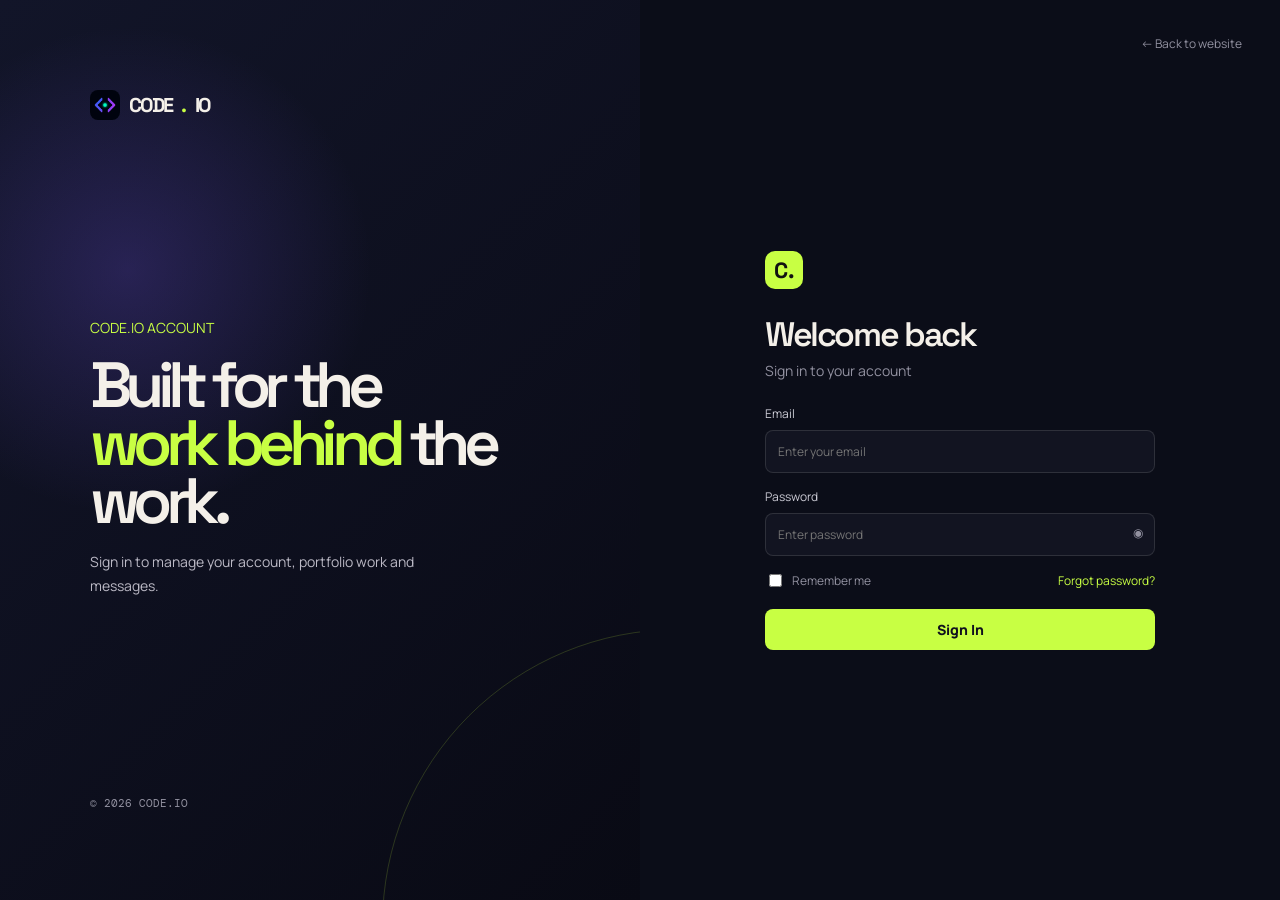
<file: admin-login.html>
<!doctype html><html lang="en"><head><link rel="icon" type="image/png" href="/CODE.IO.png"><meta charset="UTF-8"><meta name="viewport" content="width=device-width,initial-scale=1"><title>Sign in — CODE.IO</title><link rel="stylesheet" href="admin/admin.css"></head><body class="login-page"><main class="login-shell"><section class="login-brand"><a class="admin-brand" href="index.html"><img src="CODE.IO.png" alt="">CODE<span>.</span>IO</a><div><p class="eyebrow">CODE.IO ACCOUNT</p><h1>Built for the<br><em>work behind</em> the work.</h1><p>Sign in to manage your account, portfolio work and messages.</p></div><small>© 2026 CODE.IO</small></section><section class="login-form-wrap"><a class="back-link" href="index.html">← Back to website</a><form class="login-card" id="login-form"><div class="mini-mark">C.</div><h2>Welcome back</h2><p>Sign in to your account</p><div class="login-error" id="login-error">Invalid email or password.</div><label>Email<input id="admin-email" type="email" placeholder="Enter your email" required></label><label>Password<span class="password-wrap"><input id="admin-password" type="password" placeholder="Enter password" required><button type="button" id="password-toggle" aria-label="Show password">◉</button></span></label><div class="login-options"><label class="check"><input type="checkbox"> Remember me</label><a href="#" id="forgot-link">Forgot password?</a></div><button class="primary-btn login-submit" type="submit">Sign In</button><small class="demo-note">Sign in with your account credentials.</small></form></section></main><div class="modal-layer" id="forgot-modal"><form class="modal" id="forgot-form"><div class="modal-head"><div><h2>Forgot password?</h2><p class="muted">Enter your account email.</p></div><button class="close" type="button" data-forgot-close>×</button></div><label class="field-label">Email<input class="form-control" name="email" type="email" required></label><p class="muted" id="forgot-status"></p><div class="modal-actions"><button class="ghost-btn" type="button" data-forgot-close>Cancel</button><button class="primary-btn" id="forgot-submit">Send Reset Link</button></div></form></div><script src="auth-client.js"></script><script src="admin/admin.js"></script></body></html>
</file>
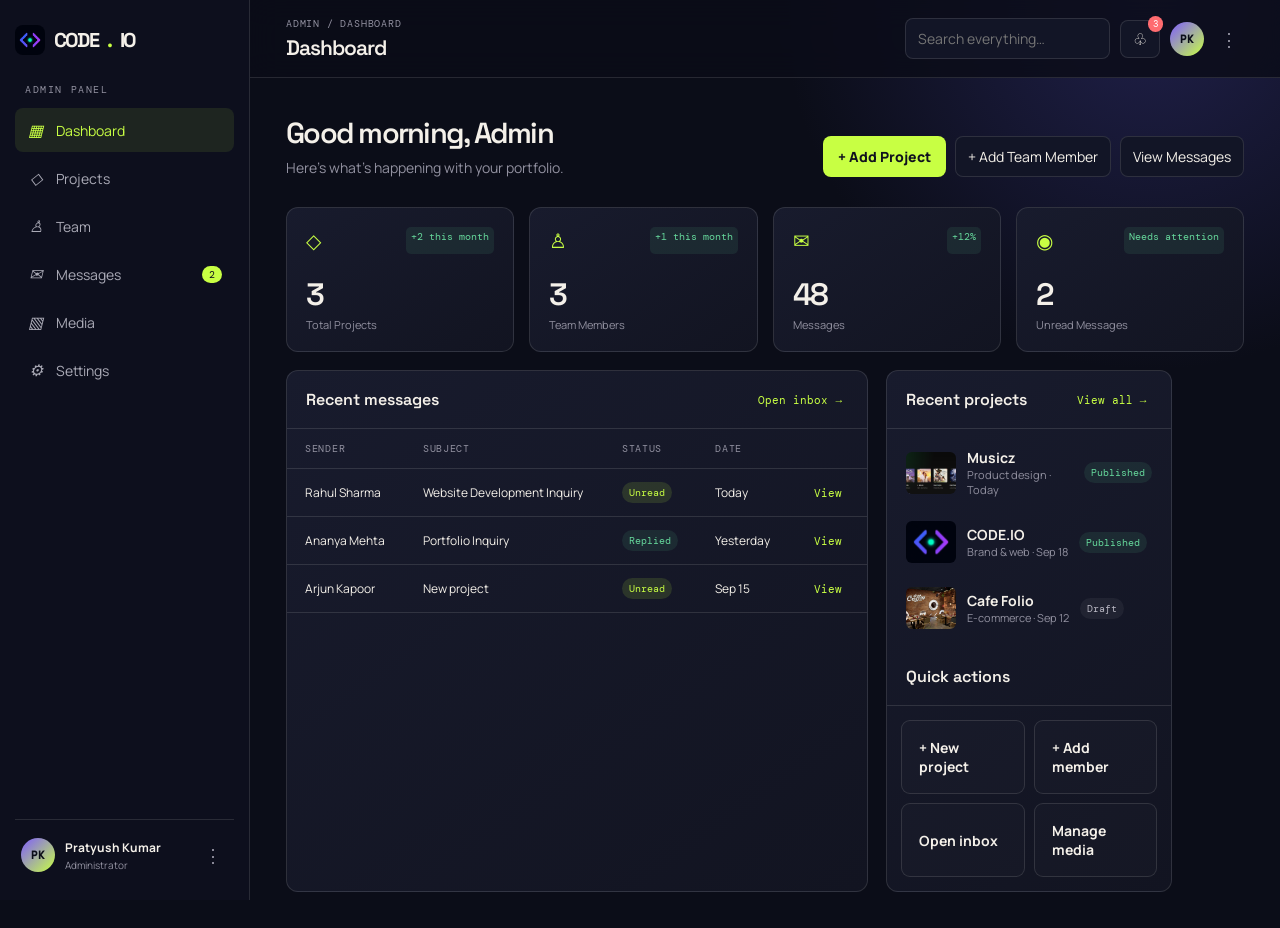
<file: admin.html>
<!doctype html><html lang="en"><head><link rel="icon" type="image/png" href="/CODE.IO.png"><meta charset="UTF-8"><meta name="viewport" content="width=device-width,initial-scale=1"><title>Admin — CODE.IO</title><link rel="stylesheet" href="admin/admin.css"></head><body class="admin-page"><div id="app"></div><div id="toast-stack" aria-live="polite"></div><script src="auth-client.js"></script><script src="admin/mockData.js"></script><script src="admin/admin.js"></script></body></html>
</file>
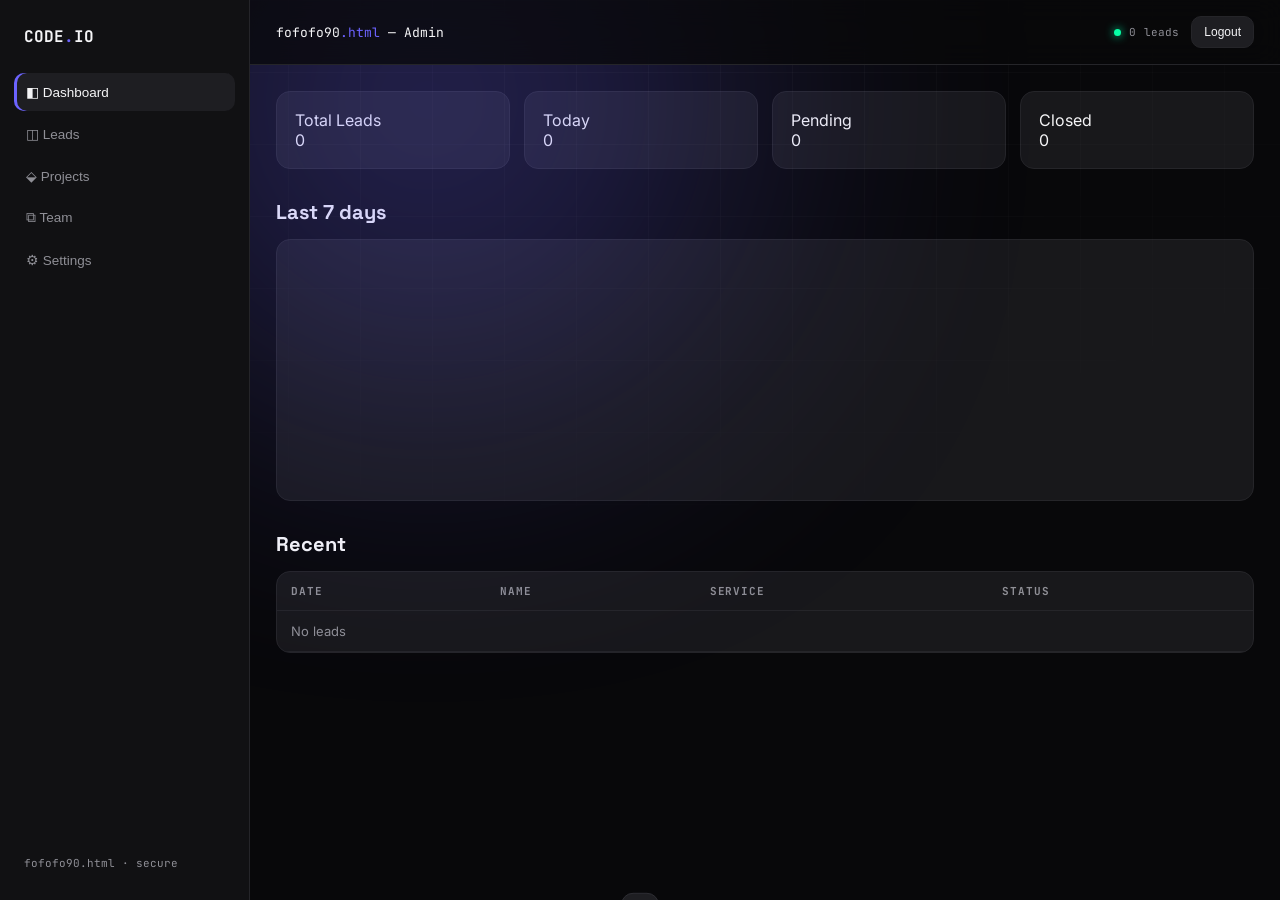
<file: fofofo90.html>
<!doctype html>
<html lang="en">
  <head>
    <meta charset="UTF-8" />
    <meta name="viewport" content="width=device-width,initial-scale=1" />
    <meta name="robots" content="noindex,nofollow" />
    <link rel="icon" type="image/png" href="/CODE.IO.png" />
    <title>System</title>
    <link
      href="https://fonts.googleapis.com/css2?family=JetBrains+Mono:wght@400;500;700&family=Space+Grotesk:wght@500;700&family=Inter:wght@400;500;600&display=swap"
      rel="stylesheet"
    />
    <style>
      :root {
        --bg: #08080a;
        --surface: #111113;
        --card: #18181b;
        --card2: #1e1e22;
        --border: #252529;
        --border2: #2e2e34;
        --p: #6c63ff;
        --s: #a855f7;
        --t: #06ffa5;
        --red: #ff4d6a;
        --fg: #f5f5f7;
        --muted: #8f8f96;
        --mono: "JetBrains Mono", monospace;
        --head: "Space Grotesk", sans-serif;
        --body: "Inter", sans-serif;
      }
      * {
        box-sizing: border-box;
        margin: 0;
        padding: 0;
      }
      a,
      button,
      input,
      select,
      textarea {
        -webkit-tap-highlight-color: transparent;
      }
      button,
      svg {
        -webkit-user-select: none;
        user-select: none;
      }
      img,
      svg {
        max-width: 100%;
      }
      body {
        background: var(--bg);
        color: var(--fg);
        font-family: var(--body);
      }
      .grid {
        position: fixed;
        inset: 0;
        pointer-events: none;
        background-image:
          linear-gradient(
            to right,
            rgba(255, 255, 255, 0.03) 1px,
            transparent 1px
          ),
          linear-gradient(
            to bottom,
            rgba(255, 255, 255, 0.03) 1px,
            transparent 1px
          );
        background-size: 72px 72px;
        mask-image: radial-gradient(80% 60% at 50% 0%, #000, transparent);
      }
      .glow {
        position: fixed;
        width: 600px;
        height: 600px;
        filter: blur(140px);
        opacity: 0.3;
        pointer-events: none;
        border-radius: 50%;
        background: var(--p);
        top: -200px;
        left: 10%;
      }
      input,
      select,
      textarea {
        width: 100%;
        background: var(--surface);
        border: 1px solid var(--border);
        border-radius: 10px;
        color: var(--fg);
        font-size: 14px;
        padding: 0 12px;
        height: 42px;
        outline: none;
      }
      textarea {
        height: 92px;
        padding: 12px;
        resize: vertical;
      }
      input:focus,
      select:focus,
      textarea:focus {
        border-color: var(--p);
        box-shadow: 0 0 0 3px rgba(108, 99, 255, 0.18);
      }
      label {
        display: block;
        font-family: var(--mono);
        font-size: 11px;
        letter-spacing: 0.1em;
        text-transform: uppercase;
        color: var(--muted);
        margin: 14px 0 7px;
      }
      .btn {
        height: 40px;
        padding: 0 16px;
        border-radius: 10px;
        border: 1px solid var(--border);
        background: var(--card2);
        color: var(--fg);
        font-size: 13px;
        font-weight: 500;
        display: inline-flex;
        align-items: center;
        gap: 8px;
        cursor: pointer;
      }
      .btn:hover {
        border-color: var(--border2);
      }
      .btn.p {
        background: var(--p);
        border-color: transparent;
        box-shadow: 0 8px 28px -12px var(--p);
      }
      .btn.d {
        color: #ff8b96;
        border-color: #4a2126;
        background: #1f1214;
      }
      .btn.sm {
        height: 32px;
        padding: 0 12px;
        font-size: 12px;
      }
      .err {
        color: var(--red);
        font-family: var(--mono);
        font-size: 12px;
        margin-top: 10px;
        min-height: 16px;
      }
      #login {
        position: fixed;
        inset: 0;
        display: grid;
        place-items: center;
        z-index: 10;
        padding: 20px;
      }
      .lock {
        width: 100%;
        max-width: 400px;
        background: rgba(24, 24, 27, 0.9);
        backdrop-filter: blur(20px);
        border: 1px solid var(--border2);
        border-radius: 20px;
        padding: 30px;
        box-shadow: 0 30px 80px -20px rgba(0, 0, 0, 0.9);
      }
      .shake {
        animation: shake.4s ease;
      }
      @keyframes shake {
        0%,
        100% {
          transform: translateX(0);
        }
        25% {
          transform: translateX(-6px);
        }
        75% {
          transform: translateX(6px);
        }
      }
      #app {
        display: none;
        min-height: 100vh;
        grid-template-columns: 250px 1fr;
      }
      aside {
        border-right: 1px solid var(--border);
        background: var(--surface);
        padding: 20px 14px;
        position: sticky;
        top: 0;
        height: 100vh;
        display: flex;
        flex-direction: column;
        gap: 20px;
      }
      .brand {
        font-family: var(--mono);
        font-weight: 700;
        font-size: 16px;
        padding: 6px 10px;
      }
      .brand span {
        color: var(--p);
      }
      .nav {
        display: flex;
        flex-direction: column;
        gap: 4px;
      }
      .nav button {
        display: flex;
        align-items: center;
        gap: 10px;
        width: 100%;
        text-align: left;
        background: transparent;
        border: 0;
        color: var(--muted);
        font-size: 13.5px;
        padding: 11px 12px;
        border-radius: 10px;
        cursor: pointer;
      }
      .nav button:hover {
        color: var(--fg);
        background: var(--card);
      }
      .nav button.on {
        color: var(--fg);
        background: var(--card2);
        box-shadow: inset 3px 0 0 var(--p);
      }
      main {
        padding-bottom: 60px;
      }
      .top {
        display: flex;
        align-items: center;
        justify-content: space-between;
        padding: 16px 26px;
        border-bottom: 1px solid var(--border);
        background: rgba(8, 8, 10, 0.75);
        backdrop-filter: blur(14px);
        position: sticky;
        top: 0;
        z-index: 5;
      }
      .live {
        font-family: var(--mono);
        font-size: 11px;
        color: var(--muted);
        display: flex;
        align-items: center;
        gap: 8px;
      }
      .live i {
        width: 7px;
        height: 7px;
        border-radius: 50%;
        background: var(--t);
        box-shadow: 0 0 10px var(--t);
      }
      .pad {
        padding: 26px;
      }
      .cards {
        display: grid;
        grid-template-columns: repeat(4, 1fr);
        gap: 14px;
      }
      .card {
        background: var(--card);
        border: 1px solid var(--border);
        border-radius: 14px;
        padding: 18px;
      }
      .card.k {
        font-family: var(--mono);
        font-size: 10px;
        letter-spacing: 0.12em;
        text-transform: uppercase;
        color: var(--muted);
      }
      .card.v {
        font-family: var(--head);
        font-size: 30px;
        font-weight: 700;
        margin-top: 8px;
      }
      h2 {
        font-family: var(--head);
        font-size: 20px;
        margin: 30px 0 14px;
      }
      .table-wrap {
        background: var(--card);
        border: 1px solid var(--border);
        border-radius: 14px;
        overflow: auto;
      }
      table {
        width: 100%;
        border-collapse: collapse;
        font-size: 13px;
      }
      th,
      td {
        text-align: left;
        padding: 12px 14px;
        border-bottom: 1px solid var(--border);
        vertical-align: top;
      }
      th {
        font-family: var(--mono);
        font-size: 11px;
        color: var(--muted);
        text-transform: uppercase;
        letter-spacing: 0.08em;
      }
      tr:hover td {
        background: rgba(255, 255, 255, 0.02);
      }
      .tools {
        display: flex;
        flex-wrap: wrap;
        gap: 10px;
        margin-bottom: 16px;
      }
      .tools input,
      .tools select {
        height: 38px;
        min-width: 160px;
        width: auto;
      }
      .tag {
        font-family: var(--mono);
        font-size: 11px;
        padding: 4px 10px;
        border-radius: 999px;
        border: 1px solid var(--border);
        display: inline-flex;
      }
      .tag.New {
        color: var(--t);
        border-color: rgba(6, 255, 165, 0.3);
        background: rgba(6, 255, 165, 0.08);
      }
      .tag.Contacted {
        color: #ffb86c;
        border-color: rgba(255, 184, 108, 0.3);
        background: rgba(255, 184, 108, 0.08);
      }
      .tag.Closed {
        color: var(--muted);
      }
      .row2 {
        display: grid;
        grid-template-columns: 1fr 1fr;
        gap: 18px;
      }
      .row3 {
        display: grid;
        grid-template-columns: repeat(3, 1fr);
        gap: 18px;
      }
      .clip {
        max-width: 220px;
        overflow: hidden;
        text-overflow: ellipsis;
        white-space: nowrap;
      }
      canvas {
        width: 100%;
        height: 220px;
      }
      #modal {
        position: fixed;
        inset: 0;
        background: rgba(0, 0, 0, 0.6);
        backdrop-filter: blur(6px);
        display: none;
        place-items: center;
        z-index: 20;
        padding: 20px;
      }
      #modal.on {
        display: grid;
      }
      .sheet {
        width: 100%;
        max-width: 520px;
        background: var(--card2);
        border: 1px solid var(--border2);
        border-radius: 18px;
        padding: 24px;
        max-height: 85vh;
        overflow: auto;
      }
      .kv {
        display: grid;
        grid-template-columns: 110px 1fr;
        gap: 10px;
        margin-top: 10px;
        font-size: 13px;
      }
      .kv b {
        font-family: var(--mono);
        font-size: 11px;
        color: var(--muted);
        font-weight: 400;
        text-transform: uppercase;
      }
      #toast {
        position: fixed;
        bottom: 28px;
        left: 50%;
        transform: translate(-50%, 180%);
        background: var(--card2);
        border: 1px solid var(--border2);
        font-family: var(--mono);
        font-size: 12px;
        padding: 12px 18px;
        border-radius: 12px;
        transition: 0.6s cubic-bezier(0.16, 1, 0.3, 1);
        z-index: 40;
      }
      #toast.show {
        transform: translate(-50%, 0);
      }
      .thumb {
        width: 100%;
        height: 132px;
        object-fit: cover;
        border-radius: 10px;
        border: 1px dashed var(--border2);
        background: var(--surface);
        margin-top: 10px;
        display: block;
      }
      .sect {
        display: none;
      }
      .sect.on {
        display: block;
      }
      @media (max-width: 980px) {
        #app {
          grid-template-columns: 1fr;
        }
        aside {
          position: static;
          height: auto;
        }
        .cards,
        .row2,
        .row3 {
          grid-template-columns: 1fr;
        }
      }
    </style>
  </head>
  <body>
    <div class="grid"></div>
    <div class="glow"></div>
    <div id="login"><div class="lock"><h1>CODE<span>.</span>IO <span style="font-size:12px;color:var(--muted)">ADMIN</span></h1><p style="color:var(--muted);font-size:13px;margin-top:6px">Sign in to your account to continue.</p><a class="btn p" style="display:block;text-align:center;width:100%;margin-top:12px" href="admin-login.html">Open secure sign in</a></div></div>

    <div id="app">
      <aside>
        <div class="brand">CODE<span>.</span>IO</div>
        <div class="nav">
          <button data-go="dash" class="on">◧ Dashboard</button
          ><button data-go="leads">◫ Leads</button
          ><button data-go="projects">⬙ Projects</button
          ><button data-go="team">⧉ Team</button
          ><button data-go="settings">⚙ Settings</button>
        </div>
        <div
          style="
            margin-top: auto;
            padding: 10px;
            color: var(--muted);
            font-family: var(--mono);
            font-size: 11px;
          "
        >
          fofofo90.html · secure
        </div>
      </aside>
      <main>
        <div class="top">
          <div style="font-family: var(--mono); font-size: 13px">
            fofofo90<span style="color: var(--p)">.html</span> — Admin
          </div>
          <div style="display: flex; gap: 12px; align-items: center">
            <span class="live"><i></i><span id="liveCount">0</span> leads</span
            ><button class="btn sm" id="logout">Logout</button>
          </div>
        </div>

        <section class="sect on pad" id="s-dash">
          <div class="cards">
            <div class="card">
              <div class="k">Total Leads</div>
              <div class="v" id="kTotal">0</div>
            </div>
            <div class="card">
              <div class="k">Today</div>
              <div class="v" id="kToday">0</div>
            </div>
            <div class="card">
              <div class="k">Pending</div>
              <div class="v" id="kPending">0</div>
            </div>
            <div class="card">
              <div class="k">Closed</div>
              <div class="v" id="kDone">0</div>
            </div>
          </div>
          <h2>Last 7 days</h2>
          <div class="card">
            <canvas id="chart" width="900" height="260"></canvas>
          </div>
          <h2>Recent</h2>
          <div class="table-wrap">
            <table>
              <thead>
                <tr>
                  <th>Date</th>
                  <th>Name</th>
                  <th>Service</th>
                  <th>Status</th>
                </tr>
              </thead>
              <tbody id="recent"></tbody>
            </table>
          </div>
        </section>

        <section class="sect pad" id="s-leads">
          <div class="tools">
            <input id="q" placeholder="Search…" /><select id="fBudget">
              <option value="">All budgets</option></select
            ><select id="fService">
              <option value="">All services</option></select
            ><select id="fStatus">
              <option value="">All status</option>
              <option>New</option>
              <option>Contacted</option>
              <option>Closed</option></select
            ><button class="btn sm" id="csv">CSV</button
            ><button class="btn sm" id="json">JSON</button>
          </div>
          <div class="table-wrap">
            <table>
              <thead>
                <tr>
                  <th>Date</th>
                  <th>Name</th>
                  <th>Email</th>
                  <th>Company</th>
                  <th>Budget</th>
                  <th>Service</th>
                  <th>Message</th>
                  <th>Status</th>
                  <th>Action</th>
                </tr>
              </thead>
              <tbody id="rows"></tbody>
            </table>
          </div>
        </section>

        <section class="sect pad" id="s-projects">
          <div class="row3" id="projForms"></div>
          <button class="btn p" style="margin-top: 18px" id="saveProjects">
            Save Projects
          </button>
        </section>
        <section class="sect pad" id="s-team">
          <div class="row3" id="teamForms"></div>
          <button class="btn p" style="margin-top: 18px" id="saveTeam">
            Save Team
          </button>
        </section>
        <section class="sect pad" id="s-settings">
          <div class="row2">
            <div class="card">
              <label>Words</label><input id="setWords" /><label>Marquee</label
              ><input id="setMarq" /><label>WhatsApp</label
              ><input id="setWa" /><label>Available</label
              ><select id="setAvail">
                <option value="1">On</option>
                <option value="0">Off</option></select
              ><button class="btn p" style="margin-top: 18px" id="saveSettings">
                Save
              </button>
            </div>
            <div class="card" style="border-color: #4a2126">
              <div class="k" style="color: #ff8b96">Danger</div>
              <p style="color: var(--muted); font-size: 13px; margin-top: 8px">
                Delete all leads
              </p>
              <button class="btn d" style="margin-top: 12px" id="wipe">
                Wipe
              </button>
            </div>
          </div>
        </section>
      </main>
    </div>
    <div id="modal"><div class="sheet" id="sheet"></div></div>
    <div id="toast"></div>
    <script src="auth-client.js"></script>
    <script>
      const K = {
        leads: "codeio_db",
        projects: "codeio_projects",
        team: "codeio_team",
        settings: "codeio_settings",
        log: "codeio_admin_log",
      };
      const read = (k, fallback) => fallback;
      const write = () => {};
      const esc = (s) =>
        String(s).replace(
          /[&<>"]/g,
          (c) => ({ "&": "&amp;", "<": "&lt;", ">": "&gt;", '"': "&quot;" })[c],
        );
      let toastT;
      const toast = (m) => {
        const t = document.getElementById("toast");
        t.textContent = m;
        t.classList.add("show");
        clearTimeout(toastT);
        toastT = setTimeout(() => t.classList.remove("show"), 2500);
      };
      const DEF_PROJECTS = [
        {
          title: "Musicz",
          description:
            "A website where you can access songs with Spotify premium features for free.",
          link: "https://musicz.pages.dev/",
          meta: "Music Streaming · React · Click to open",
          cover: "musicz-cover.jpg",
        },
        {
          title: "AVR Project",
          description: "Hotel AVR — luxury booking & management OS.",
          link: "#",
          meta: "Hotel System · Gold UI · 2025",
          cover: "",
        },
        {
          title: "Coderio Hair",
          description: "A polished digital experience for a modern hair studio.",
          link: "https://coderioohair.netlify.app/",
          meta: "Product · Live · Click to open",
          cover:
            "https://images.unsplash.com/photo-1560066984-138dadb4c035?auto=format&fit=crop&w=1600&q=85",
        },
        {
          title: "Cafe AI",
          description: "A full-stack cafe platform for smarter ordering and operations.",
          link: "https://cafe-ai-fullstack-p-du37.bolt.host/",
          meta: "System · Live · Click to open",
          cover:
            "https://images.unsplash.com/photo-1501339847302-ac426a4a7cbb?auto=format&fit=crop&w=1600&q=85",
        },
      ];
      const DEF_TEAM = [
        {
          name: "Pratyush",
          role: "Founder",
          bio: "Leads architecture.",
          skills: ["TypeScript", "Next.js", "Node", "Postgres"],
          commits: 4812,
          prs: 312,
        },
        {
          name: "Oggy",
          role: "Frontend Engineer",
          bio: "Owns UI & motion.",
          skills: ["HTML", "CSS", "JS", "TS"],
          commits: 3204,
          prs: 248,
        },
        {
          name: "Shubham",
          role: "Backend Engineer",
          bio: "APIs & infra.",
          skills: ["Node", "MongoDB", "Docker", "AWS"],
          commits: 3901,
          prs: 276,
        },
      ];
      const DEF_SETTINGS = {
        words: ["products", "platforms", "experiences"],
        available: true,
        marquee: ["React", "Next.js", "TS", "Node", "Postgres", "MongoDB"],
        whatsapp: "918737820680",
      };
      let leads = [];
      document.getElementById('logout').onclick = () => { location.href = 'index.html'; };
      function boot() {
        document.getElementById("login").style.display = "none";
        document.getElementById("app").style.display = "grid";
        loadLeads();
        buildProjects();
        buildTeam();
        buildSettings();
      }
      boot();
      document.querySelectorAll(".nav button").forEach((b) =>
        b.addEventListener("click", () => {
          document
            .querySelectorAll(".nav button")
            .forEach((x) => x.classList.remove("on"));
          b.classList.add("on");
          document
            .querySelectorAll(".sect")
            .forEach((s) => s.classList.remove("on"));
          document.getElementById("s-" + b.dataset.go).classList.add("on");
        }),
      );
      function loadLeads() {
        leads = read(K.leads, []).map((l, i) => ({
          id: l.id || "L" + i,
          name: l.name || "",
          email: l.email || "",
          company: l.company || "",
          budget: l.budget || "",
          service: l.service || "",
          message: l.message || "",
          status: l.status || "New",
          created_at: l.created_at || new Date().toISOString(),
        }));
        render();
      }
      const fmt = (iso) => {
        const d = new Date(iso);
        return isNaN(d)
          ? "—"
          : d.toLocaleDateString() +
              " " +
              d.toLocaleTimeString([], { hour: "2-digit", minute: "2-digit" });
      };
      const filtered = () => {
        const q = document.getElementById("q").value.toLowerCase(),
          b = document.getElementById("fBudget").value,
          s = document.getElementById("fService").value,
          st = document.getElementById("fStatus").value;
        return leads.filter((l) => {
          const hay = (
            l.name +
            " " +
            l.email +
            " " +
            l.company +
            " " +
            l.message
          ).toLowerCase();
          return (
            (!q || hay.includes(q)) &&
            (!b || l.budget === b) &&
            (!s || l.service === s) &&
            (!st || l.status === st)
          );
        });
      };
      function fillFilter(id, key) {
        const sel = document.getElementById(id),
          keep = sel.value;
        const uniq = [...new Set(leads.map((l) => l[key]).filter(Boolean))];
        sel.innerHTML =
          `<option value="">All ${key}s</option>` +
          uniq.map((v) => `<option>${esc(v)}</option>`).join("");
        sel.value = keep;
      }
      function render() {
        document.getElementById("liveCount").textContent = leads.length;
        const today = new Date().toDateString();
        document.getElementById("kTotal").textContent = leads.length;
        document.getElementById("kToday").textContent = leads.filter(
          (l) => new Date(l.created_at).toDateString() === today,
        ).length;
        document.getElementById("kPending").textContent = leads.filter(
          (l) => l.status !== "Closed",
        ).length;
        document.getElementById("kDone").textContent = leads.filter(
          (l) => l.status === "Closed",
        ).length;
        document.getElementById("recent").innerHTML =
          leads
            .slice(0, 5)
            .map(
              (l) =>
                `<tr><td>${fmt(l.created_at)}</td><td>${esc(l.name)}</td><td>${esc(l.service)}</td><td><span class="tag ${l.status}">${l.status}</span></td></tr>`,
            )
            .join("") ||
          `<tr><td colspan="4" style="color:var(--muted)">No leads</td></tr>`;
        fillFilter("fBudget", "budget");
        fillFilter("fService", "service");
        const list = filtered();
        document.getElementById("rows").innerHTML =
          list
            .map(
              (l) =>
                `<tr><td>${fmt(l.created_at)}</td><td>${esc(l.name)}</td><td>${esc(l.email)}</td><td>${esc(l.company)}</td><td>${esc(l.budget)}</td><td>${esc(l.service)}</td><td class="clip">${esc(l.message)}</td><td><select class="btn sm" data-st="${l.id}">${["New", "Contacted", "Closed"].map((s) => `<option ${l.status === s ? "selected" : ""}>${s}</option>`).join("")}</select></td><td style="display:flex;gap:6px"><button class="btn sm" data-open="${l.id}">View</button><button class="btn sm" data-wa="${l.id}">WA</button><button class="btn sm d" data-del="${l.id}">Del</button></td></tr>`,
            )
            .join("") ||
          `<tr><td colspan="9" style="color:var(--muted)">No data</td></tr>`;
        drawChart();
      }
      document.getElementById("s-leads").addEventListener("click", (e) => {
        const b = e.target.closest("button");
        if (!b) return;
        const id = b.dataset.open || b.dataset.wa || b.dataset.del;
        const l = leads.find((x) => x.id === id);
        if (b.dataset.open && l) {
          document.getElementById("sheet").innerHTML =
            `<h2 style="margin:0 0 10px">${esc(l.name)}</h2><div class="kv"><b>Email</b><span>${esc(l.email)}</span><b>Company</b><span>${esc(l.company || "—")}</span><b>Budget</b><span>${esc(l.budget)}</span><b>Service</b><span>${esc(l.service)}</span><b>Date</b><span>${fmt(l.created_at)}</span><b>Message</b><span>${esc(l.message)}</span></div><button class="btn p" style="margin-top:14px" onclick="document.getElementById('modal').classList.remove('on')">Close</button>`;
          document.getElementById("modal").classList.add("on");
        }
        if (b.dataset.wa && l) {
          const wa = read(K.settings, DEF_SETTINGS).whatsapp;
          window.open(
            `https://wa.me/${wa}?text=${encodeURIComponent(`Hi ${l.name}, CODE.IO here`)}`,
            "_blank",
          );
        }
        if (b.dataset.del && l && confirm(`Delete ${l.name}?`)) {
          leads = leads.filter((x) => x.id !== id);
          write(K.leads, leads);
          render();
          toast("Deleted");
        }
      });
      document.getElementById("s-leads").addEventListener("change", (e) => {
        if (e.target.dataset.st) {
          const l = leads.find((x) => x.id === e.target.dataset.st);
          if (l) {
            l.status = e.target.value;
            write(K.leads, leads);
            render();
            toast(l.status);
          }
        }
      });
      ["q", "fBudget", "fService", "fStatus"].forEach((id) => {
        document.getElementById(id).addEventListener("input", render);
        document.getElementById(id).addEventListener("change", render);
      });
      document.getElementById("modal").addEventListener("click", (e) => {
        if (e.target.id === "modal") e.currentTarget.classList.remove("on");
      });
      document.getElementById("csv").onclick = () => {
        const cols = [
          "created_at",
          "name",
          "email",
          "company",
          "budget",
          "service",
          "status",
          "message",
        ];
        const rows = filtered().map((l) =>
          cols
            .map((c) => `"${String(l[c] || "").replace(/"/g, '""')}"`)
            .join(","),
        );
        const b = new Blob([cols.join(",") + "\n" + rows.join("\n")], {
          type: "text/csv",
        });
        const a = document.createElement("a");
        a.href = URL.createObjectURL(b);
        a.download = "codeio_leads.csv";
        a.click();
      };
      document.getElementById("json").onclick = () => {
        const b = new Blob([JSON.stringify(filtered(), null, 2)], {
          type: "application/json",
        });
        const a = document.createElement("a");
        a.href = URL.createObjectURL(b);
        a.download = "codeio_leads.json";
        a.click();
      };
      document.getElementById("wipe").onclick = () => {
        if (confirm("Wipe all?")) {
          leads = [];
          write(K.leads, leads);
          render();
          toast("Wiped");
        }
      };
      function drawChart() {
        const c = document.getElementById("chart"),
          ctx = c.getContext("2d");
        const w = (c.width = c.clientWidth * 2),
          h = (c.height = 360);
        ctx.clearRect(0, 0, w, h);
        const days = [],
          counts = [];
        for (let i = 6; i >= 0; i--) {
          const d = new Date();
          d.setDate(d.getDate() - i);
          days.push(d.toLocaleDateString([], { weekday: "short" }));
          counts.push(
            leads.filter(
              (l) => new Date(l.created_at).toDateString() === d.toDateString(),
            ).length,
          );
        }
        const max = Math.max(...counts, 1),
          pad = 50,
          bw = (w - pad * 2) / 7;
        ctx.font = "22px JetBrains Mono";
        counts.forEach((v, i) => {
          const bh = (v / max) * (h - 110),
            x = pad + i * bw + bw * 0.2,
            y = h - 60 - bh;
          const g = ctx.createLinearGradient(0, y, 0, h - 60);
          g.addColorStop(0, "#6c63ff");
          g.addColorStop(1, "rgba(108,99,255,.15)");
          ctx.fillStyle = g;
          ctx.fillRect(x, y, bw * 0.6, bh);
          ctx.fillStyle = "#8f8f96";
          ctx.fillText(days[i], x, h - 24);
          ctx.fillStyle = "#fff";
          ctx.fillText(String(v), x, y - 12);
        });
      }
      function buildProjects() {
        const p = read(K.projects, DEF_PROJECTS);
        document.getElementById("projForms").innerHTML = p
          .map(
            (x, i) =>
              `<div class="card"><div style="font-family:var(--mono);font-size:11px;color:var(--muted)">PROJECT 0${i + 1}</div><label>Title</label><input data-p="title" data-i="${i}" value="${esc(x.title)}"><label>Desc</label><textarea data-p="description" data-i="${i}">${esc(x.description)}</textarea><label>Link</label><input data-p="link" data-i="${i}" value="${esc(x.link)}"><label>Meta</label><input data-p="meta" data-i="${i}" value="${esc(x.meta)}"><label>Cover</label><input type="file" accept="image/*" data-cover="${i}" style="padding:8px"><img class="thumb" data-thumb="${i}" ${x.cover ? `src="${x.cover}"` : ``}></div>`,
          )
          .join("");
      }
      document.getElementById("projForms").addEventListener("change", (e) => {
        if (e.target.dataset.cover === undefined) return;
        const f = e.target.files[0];
        if (!f) return;
        const r = new FileReader();
        r.onload = () => {
          document.querySelector(
            `[data-thumb="${e.target.dataset.cover}"]`,
          ).src = r.result;
        };
        r.readAsDataURL(f);
      });
      document.getElementById("saveProjects").onclick = () => {
        const base = read(K.projects, DEF_PROJECTS);
        document
          .querySelectorAll("[data-p]")
          .forEach((el) => (base[el.dataset.i][el.dataset.p] = el.value));
        document.querySelectorAll("[data-thumb]").forEach((img) => {
          if (img.src && img.src.startsWith("data:"))
            base[img.dataset.thumb].cover = img.src;
          else if (img.src)
            base[img.dataset.thumb].cover = img.getAttribute("src");
        });
        write(K.projects, base);
        toast("Projects saved");
      };
      function buildTeam() {
        const t = read(K.team, DEF_TEAM);
        document.getElementById("teamForms").innerHTML = t
          .map(
            (m, i) =>
              `<div class="card"><div style="font-family:var(--mono);font-size:11px;color:var(--muted)">MEMBER 0${i + 1}</div><label>Name</label><input data-t="name" data-i="${i}" value="${esc(m.name)}"><label>Role</label><input data-t="role" data-i="${i}" value="${esc(m.role)}"><label>Bio</label><textarea data-t="bio" data-i="${i}">${esc(m.bio)}</textarea><label>Skills</label><input data-t="skills" data-i="${i}" value="${esc(m.skills.join(", "))}"><label>Commits</label><input type="number" data-t="commits" data-i="${i}" value="${m.commits}"><label>PRs</label><input type="number" data-t="prs" data-i="${i}" value="${m.prs}"></div>`,
          )
          .join("");
      }
      document.getElementById("saveTeam").onclick = () => {
        const base = read(K.team, DEF_TEAM);
        document.querySelectorAll("[data-t]").forEach((el) => {
          const k = el.dataset.t,
            i = el.dataset.i;
          if (k === "skills")
            base[i].skills = el.value
              .split(",")
              .map((s) => s.trim())
              .filter(Boolean);
          else if (k === "commits" || k === "prs")
            base[i][k] = Number(el.value) || 0;
          else base[i][k] = el.value;
        });
        write(K.team, base);
        toast("Team saved");
      };
      function buildSettings() {
        const s = read(K.settings, DEF_SETTINGS);
        document.getElementById("setWords").value = s.words.join(", ");
        document.getElementById("setMarq").value = s.marquee.join(", ");
        document.getElementById("setWa").value = s.whatsapp;
        document.getElementById("setAvail").value = s.available ? "1" : "0";
      }
      document.getElementById("saveSettings").onclick = () => {
        const list = (v) =>
          v
            .split(",")
            .map((x) => x.trim())
            .filter(Boolean);
        write(K.settings, {
          words: list(setWords.value),
          marquee: list(setMarq.value),
          whatsapp: setWa.value.trim(),
          available: setAvail.value === "1",
        });
        toast("Settings saved");
      };
    </script>
    <script src="untouch.js"></script>
  </body>
</html>
</file>
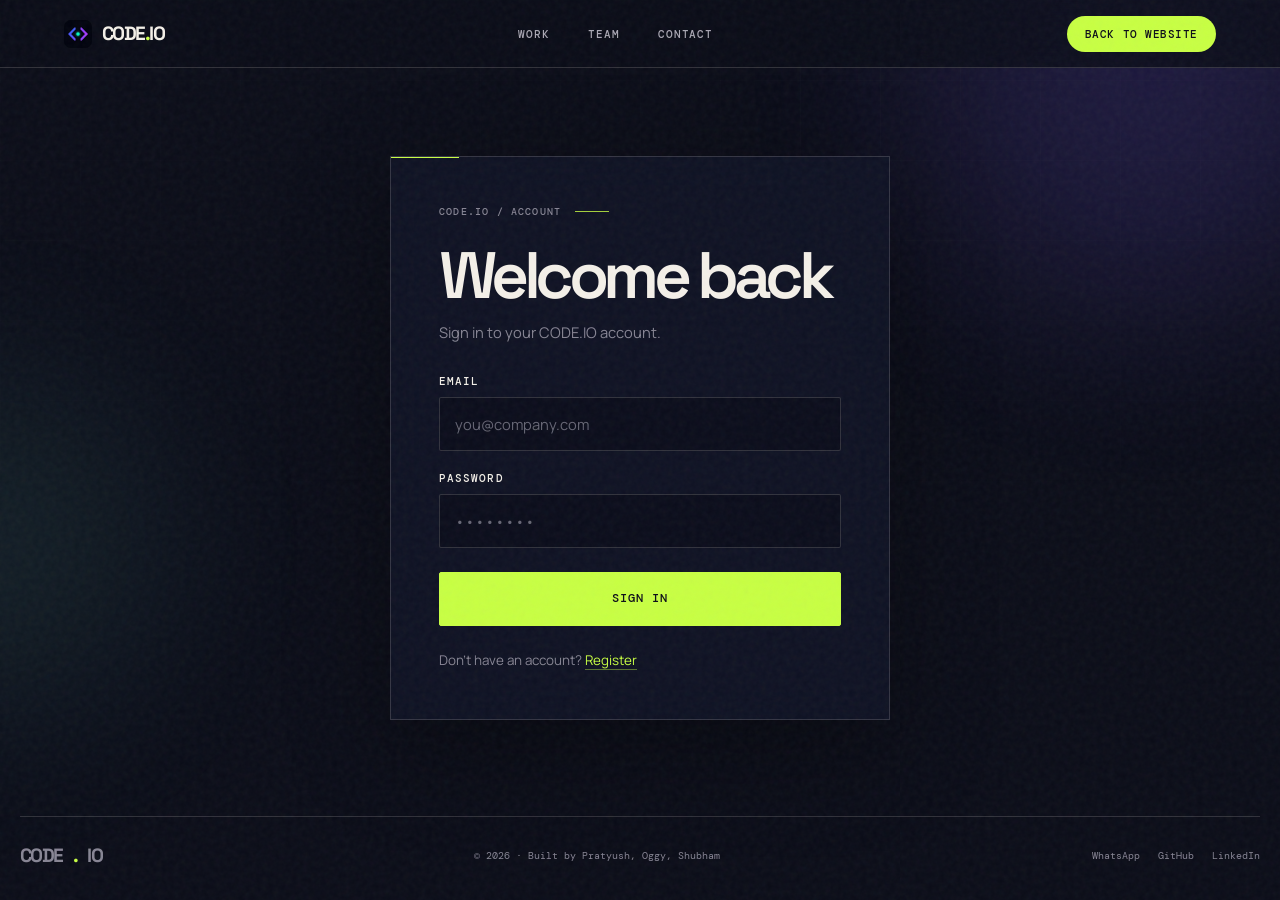
<file: login.html>
<!doctype html>
<html lang="en">
  <head>
    <meta charset="UTF-8" />
    <meta name="viewport" content="width=device-width, initial-scale=1, maximum-scale=1, user-scalable=no" />
    <title>Sign in — CODE.IO</title>
    <link href="https://fonts.googleapis.com/css2?family=JetBrains+Mono:wght@400;500;700&family=Space+Grotesk:wght@500;700&family=Inter:wght@400;500;600&display=swap" rel="stylesheet" />
    <link rel="icon" type="image/png" href="/CODE.IO.png" />
    <link rel="stylesheet" href="style.css" />
  </head>
  <body class="auth-page">
    <div id="progress"></div>
    <div id="cursor"></div>
    <div class="site-grid" aria-hidden="true"></div>
    <div class="site-orb one" aria-hidden="true"></div>
    <div class="site-orb two" aria-hidden="true"></div>
    <div class="site-noise" aria-hidden="true"></div>

    <header class="site-header scrolled auth-header">
      <div class="nav-inner">
        <a class="brand" href="index.html" aria-label="CODE.IO home">
          <img class="brand-mark" src="CODE.IO.png" alt="" />
          <span>CODE<span class="brand-dot">.</span>IO</span>
        </a>
        <nav class="nav-links" aria-label="Primary navigation">
          <a href="work.html">Work</a>
          <a href="team.html">Team</a>
          <a href="index.html#contact">Contact</a>
        </nav>
        <a class="nav-cta" href="index.html">Back to website</a>
      </div>
    </header>

    <main>
      <div class="auth-wrap">
        <div class="auth-card rv in">
          <div class="auth-panel" data-tilt>
            <div class="auth-kicker"><span>CODE.IO / ACCOUNT</span><span class="auth-kicker-line" aria-hidden="true"></span></div>
            <h1 class="auth-title">Welcome back</h1>
            <p class="auth-sub">Sign in to your CODE.IO account.</p>
            <form id="loginForm">
              <div class="field">
                <label for="femail">Email</label>
                <input id="femail" type="email" placeholder="you@company.com" autocomplete="email" required />
              </div>
              <div class="field">
                <label for="fpass">Password</label>
                <input id="fpass" type="password" placeholder="••••••••" autocomplete="current-password" required />
              </div>
              <p class="form-err" id="authErr" role="alert" aria-live="polite"></p>
              <button class="btn primary block auth-submit" type="submit" data-mag id="authSubmit">Sign in</button>
            </form>
            <p class="hint">Don't have an account? <a href="/register.html">Register</a></p>
          </div>
        </div>
      </div>
    </main>

    <footer class="auth-footer">
      <div class="f-in">
        <a class="brand auth-footer-brand" href="index.html">CODE<span class="brand-dot">.</span>IO</a>
        <span>© 2026 · Built by Pratyush, Oggy, Shubham</span>
        <span class="f-links"><a href="https://wa.me/918737820680" target="_blank">WhatsApp</a><a href="#">GitHub</a><a href="#">LinkedIn</a></span>
      </div>
    </footer>

    <div id="toast"></div>
    <script src="auth-client.js"></script>
    <script src="untouch.js"></script>
  </body>
</html>
</file>
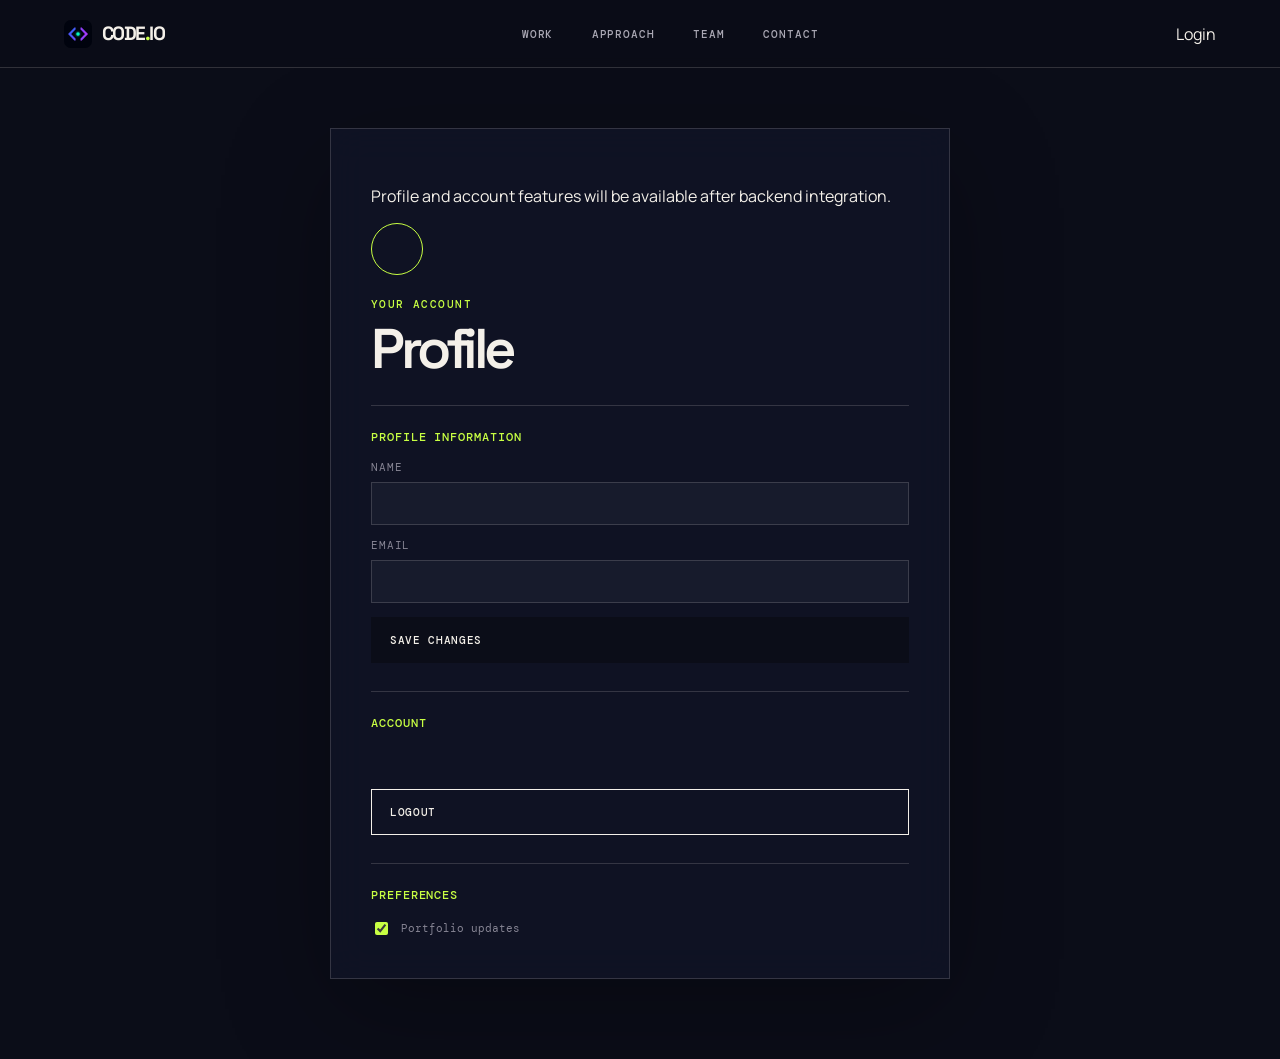
<file: profile.html>
<!doctype html><html lang="en"><head><link rel="icon" type="image/png" href="/CODE.IO.png"><meta charset="UTF-8"><meta name="viewport" content="width=device-width, initial-scale=1, maximum-scale=1, user-scalable=no"><title>Profile — CODE.IO</title><link rel="stylesheet" href="style.css"></head><body><header class="site-header scrolled"><div class="nav-inner"><a class="brand" href="index.html"><img class="brand-mark" src="CODE.IO.png" alt=""><span>CODE<span class="brand-dot">.</span>IO</span></a><nav class="nav-links"><a href="work.html">Work</a><a href="index.html#approach">Approach</a><a href="team.html">Team</a><a href="index.html#contact">Contact</a></nav><div data-auth-slot></div></div></header><main class="profile-page"><section class="profile-card"><div class="profile-avatar" id="profile-avatar"></div><p class="eyebrow">YOUR ACCOUNT</p><h1 id="profile-name">Profile</h1><p id="profile-email"></p><div class="profile-section"><h2>Profile information</h2><label>Name<input id="name-input"></label><label>Email<input id="email-input" type="email"></label><button class="button" id="save-profile">Save Changes</button></div><div class="profile-section"><h2>Account</h2><p id="profile-role"></p><button class="button outline" id="admin-profile" hidden>Open Admin Panel</button><button class="button outline" id="logout-profile">Logout</button></div><div class="profile-section"><h2>Preferences</h2><label class="pref"><input type="checkbox" checked> Portfolio updates</label></div></section></main><script src="auth-client.js"></script><script src="profile-client.js"></script></body></html>
</file>
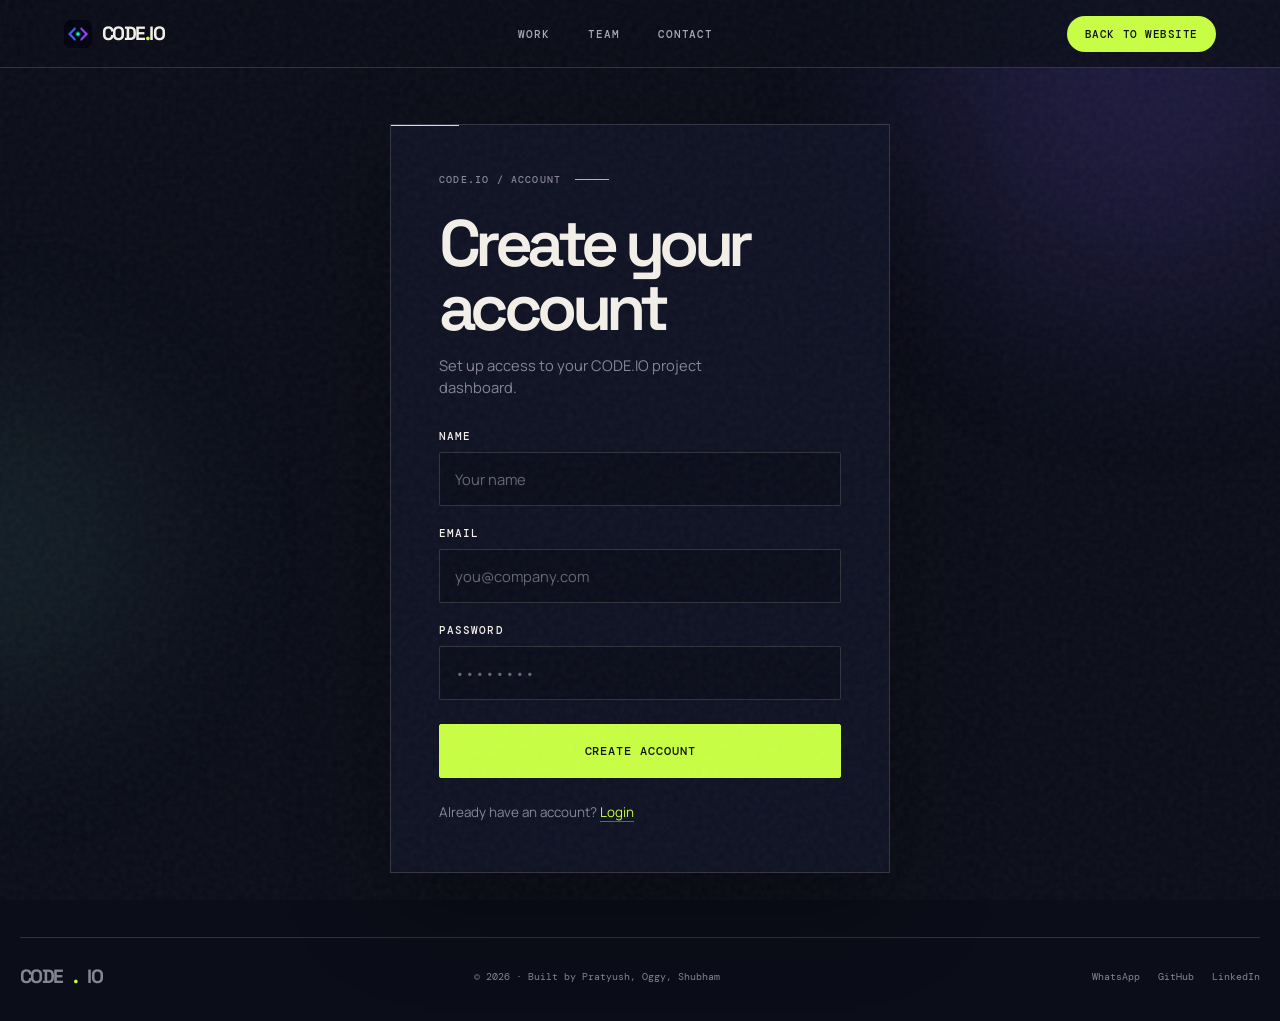
<file: register.html>
<!doctype html>
<html lang="en">
  <head>
    <meta charset="UTF-8" />
    <meta name="viewport" content="width=device-width, initial-scale=1, maximum-scale=1, user-scalable=no" />
    <title>Create account — CODE.IO</title>
    <link href="https://fonts.googleapis.com/css2?family=JetBrains+Mono:wght@400;500;700&family=Space+Grotesk:wght@500;700&family=Inter:wght@400;500;600&display=swap" rel="stylesheet" />
    <link rel="icon" type="image/png" href="/CODE.IO.png" />
    <link rel="stylesheet" href="style.css" />
  </head>
  <body class="auth-page">
    <div id="progress"></div>
    <div id="cursor"></div>
    <div class="site-grid" aria-hidden="true"></div>
    <div class="site-orb one" aria-hidden="true"></div>
    <div class="site-orb two" aria-hidden="true"></div>
    <div class="site-noise" aria-hidden="true"></div>

    <header class="site-header scrolled auth-header">
      <div class="nav-inner">
        <a class="brand" href="index.html" aria-label="CODE.IO home">
          <img class="brand-mark" src="CODE.IO.png" alt="" />
          <span>CODE<span class="brand-dot">.</span>IO</span>
        </a>
        <nav class="nav-links" aria-label="Primary navigation">
          <a href="work.html">Work</a>
          <a href="team.html">Team</a>
          <a href="index.html#contact">Contact</a>
        </nav>
        <a class="nav-cta" href="index.html">Back to website</a>
      </div>
    </header>

    <main>
      <div class="auth-wrap">
        <div class="auth-card rv in">
          <div class="auth-panel" data-tilt>
            <div class="auth-kicker"><span>CODE.IO / ACCOUNT</span><span class="auth-kicker-line" aria-hidden="true"></span></div>
            <h1 class="auth-title">Create your account</h1>
            <p class="auth-sub">Set up access to your CODE.IO project dashboard.</p>
            <form id="registerForm">
              <div class="field">
                <label for="fname">Name</label>
                <input id="fname" type="text" placeholder="Your name" autocomplete="name" maxlength="100" required />
              </div>
              <div class="field">
                <label for="femail">Email</label>
                <input id="femail" type="email" placeholder="you@company.com" autocomplete="email" required />
              </div>
              <div class="field">
                <label for="fpass">Password</label>
                <input id="fpass" type="password" placeholder="••••••••" autocomplete="new-password" minlength="12" maxlength="1024" required />
              </div>
              <p class="form-err" id="authErr" role="alert" aria-live="polite"></p>
              <button class="btn primary block auth-submit" type="submit" data-mag id="authSubmit">Create account</button>
            </form>
            <p class="hint">Already have an account? <a href="login.html">Login</a></p>
          </div>
        </div>
      </div>
    </main>

    <footer class="auth-footer">
      <div class="f-in">
        <a class="brand auth-footer-brand" href="index.html">CODE<span class="brand-dot">.</span>IO</a>
        <span>© 2026 · Built by Pratyush, Oggy, Shubham</span>
        <span class="f-links"><a href="https://wa.me/918737820680" target="_blank">WhatsApp</a><a href="#">GitHub</a><a href="#">LinkedIn</a></span>
      </div>
    </footer>

    <div id="toast"></div>
    <script src="auth-client.js"></script>
    <script src="untouch.js"></script>
  </body>
</html>
</file>
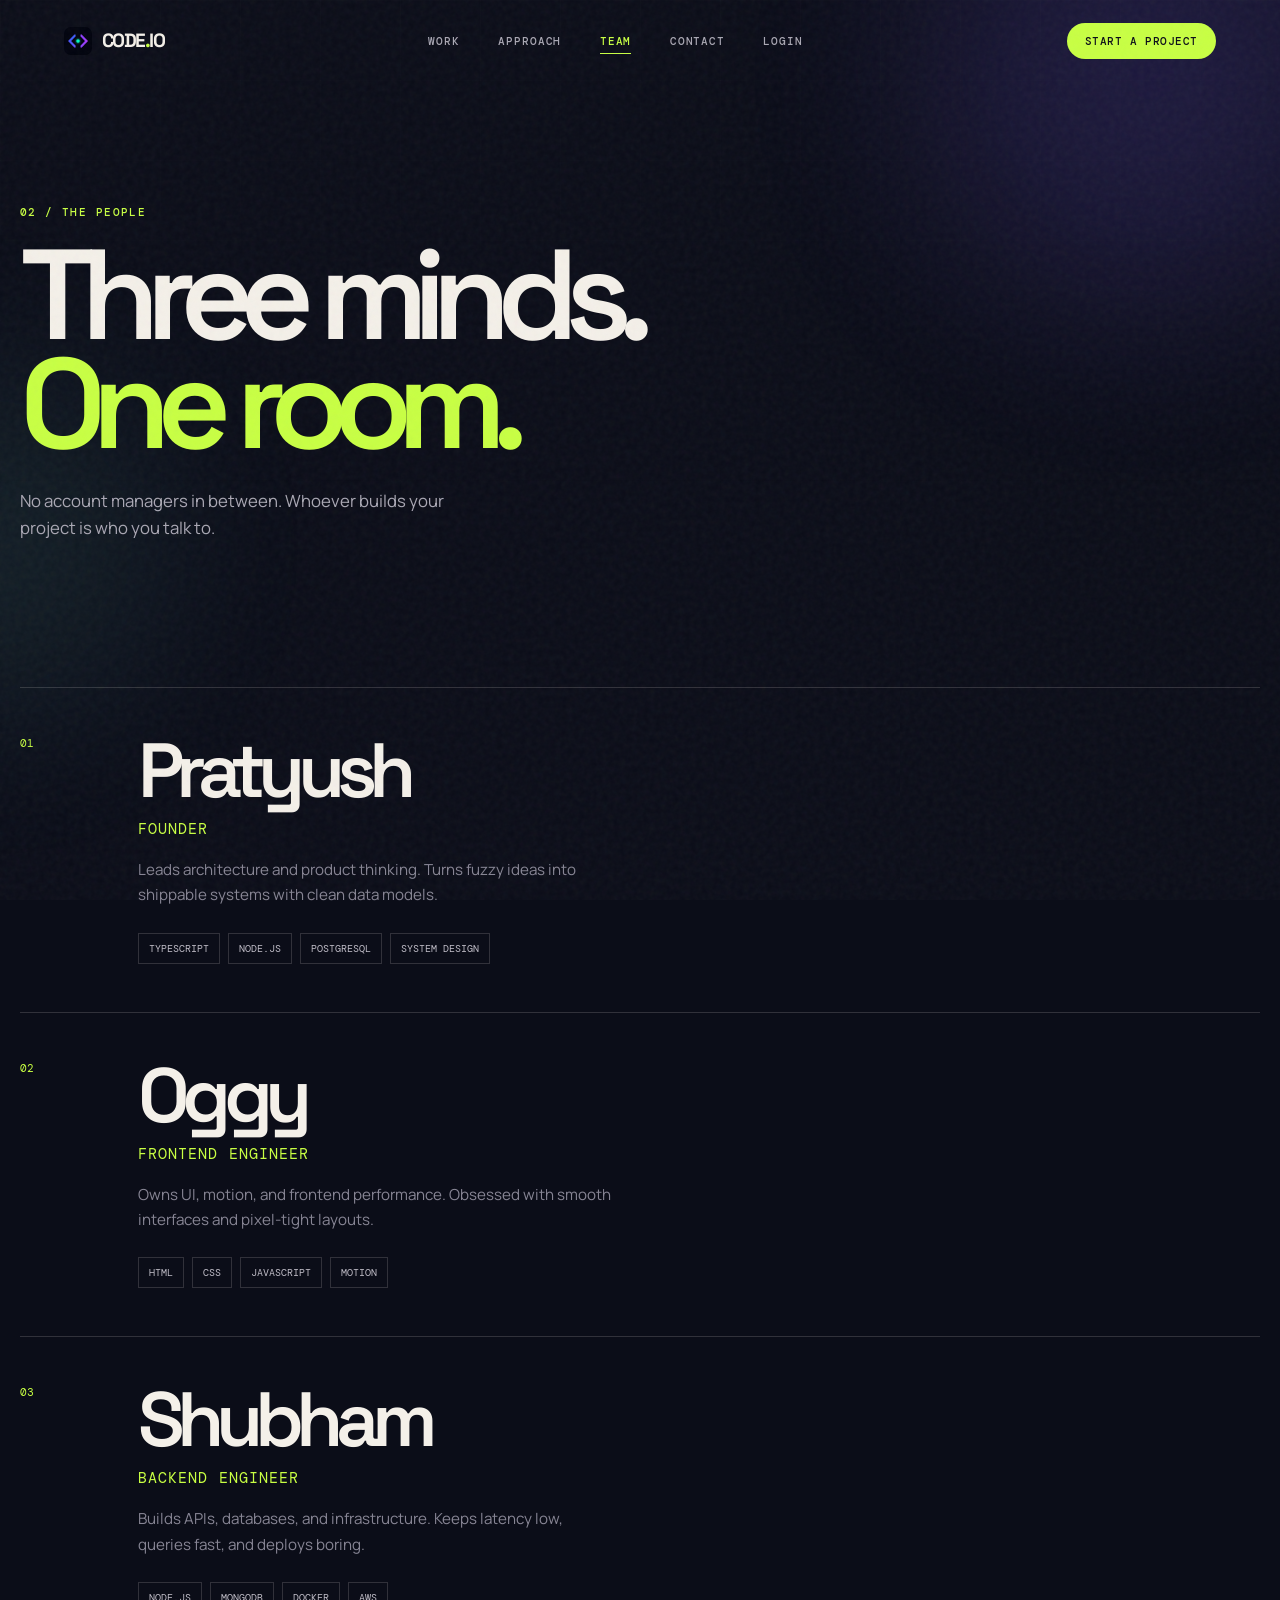
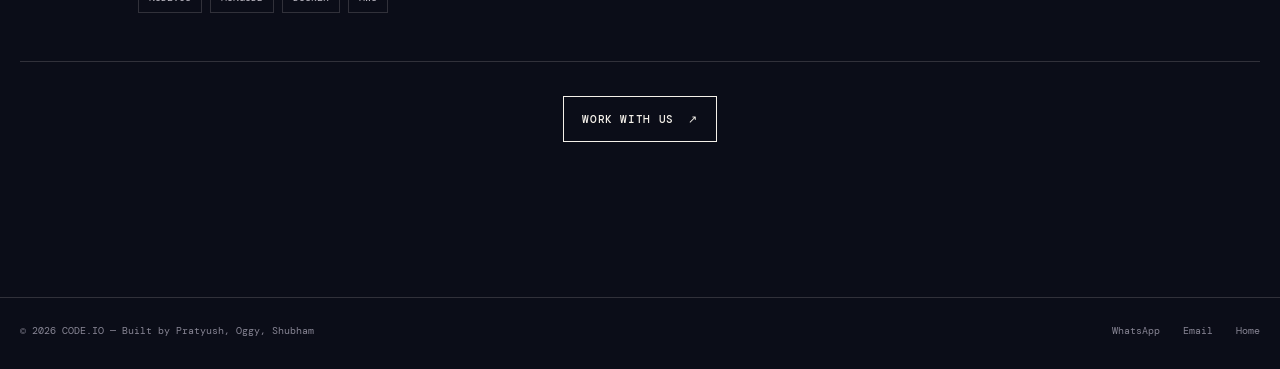
<file: team.html>
<!doctype html>
<html lang="en">
  <head>
    <meta charset="UTF-8" />
    <meta name="viewport" content="width=device-width, initial-scale=1, maximum-scale=1, user-scalable=no" />

    <meta
      name="description"
      content="Meet the CODE.IO team."
    />

    <title>Team — CODE.IO</title>

    <link rel="stylesheet" href="style.css" />
    <link rel="icon" type="image/png" href="/CODE.IO.png" />
  </head>

  <body>
    <div class="site-grid" aria-hidden="true"></div>
    <div class="site-orb one" aria-hidden="true"></div>
    <div class="site-orb two" aria-hidden="true"></div>
    <div class="site-noise" aria-hidden="true"></div>

    <header class="site-header" id="site-header">
      <div class="nav-inner">
        <a class="brand" href="index.html" aria-label="CODE.IO home">
          <img
            class="brand-mark"
             src="CODE.IO.png"
            alt=""
          />
          <span>CODE<span class="brand-dot">.</span>IO</span>
        </a>

        <nav class="nav-links" aria-label="Primary navigation">
          <a href="work.html">Work</a>
          <a href="index.html#approach">Approach</a>
          <a class="active" href="team.html">Team</a>
          <a href="index.html#contact">Contact</a>
          <span data-auth-slot><a href="/login.html">Login</a></span>
        </nav>

        <a class="nav-cta" href="index.html#contact">
          Start a project
        </a>

        <button
          class="mobile-menu"
          id="mobile-menu"
          type="button"
          aria-expanded="false"
          aria-controls="mobile-navigation"
        >
          <span class="menu-icon" aria-hidden="true">☰</span>
          <span id="mobile-menu-label">Menu</span>
        </button>
      </div>

      <nav
        class="mobile-navigation"
        id="mobile-navigation"
        aria-label="Mobile navigation"
        hidden
      >
        <a href="work.html">Work</a>
        <a href="index.html#approach">Approach</a>
        <a href="team.html">Team</a>
        <a href="index.html#contact">Contact</a>
          <span data-auth-slot><a href="/login.html">Login</a></span>
      </nav>
    </header>

    <main>
      <div class="wrap">
        <section class="page-hero">
          <div class="eyebrow">02 / The people</div>

          <h1 class="page-title">
            Three minds.<br />
            <em>One room.</em>
          </h1>

          <p class="page-lede">
            No account managers in between. Whoever builds your project is who
            you talk to.
          </p>
        </section>
      </div>

      <section class="section wrap team-page-section">
        <div class="team-list">
          <article class="team-member">
            <span class="team-number">01</span>

            <div>
              <h2>Pratyush</h2>

              <p class="person-role">
                Founder
              </p>

              <p>
                Leads architecture and product thinking. Turns fuzzy ideas
                into shippable systems with clean data models.
              </p>

              <div class="skill-list">
                <span>TypeScript</span>
                <span>Node.js</span>
                <span>PostgreSQL</span>
                <span>System design</span>
              </div>
            </div>
          </article>

          <article class="team-member">
            <span class="team-number">02</span>

            <div>
              <h2>Oggy</h2>

              <p class="person-role">
                Frontend engineer
              </p>

              <p>
                Owns UI, motion, and frontend performance. Obsessed with
                smooth interfaces and pixel-tight layouts.
              </p>

              <div class="skill-list">
                <span>HTML</span>
                <span>CSS</span>
                <span>JavaScript</span>
                <span>Motion</span>
              </div>
            </div>
          </article>

          <article class="team-member">
            <span class="team-number">03</span>

            <div>
              <h2>Shubham</h2>

              <p class="person-role">
                Backend engineer
              </p>

              <p>
                Builds APIs, databases, and infrastructure. Keeps latency low,
                queries fast, and deploys boring.
              </p>

              <div class="skill-list">
                <span>Node.js</span>
                <span>MongoDB</span>
                <span>Docker</span>
                <span>AWS</span>
              </div>
            </div>
          </article>
        </div>

        <div class="section-action">
          <a class="button outline" href="index.html#contact">
            Work with us
            <span aria-hidden="true">↗</span>
          </a>
        </div>
      </section>
    </main>

    <footer class="site-footer">
      <div class="wrap footer-inner">
        <span>
          © 2026 CODE.IO — Built by Pratyush, Oggy, Shubham
        </span>

        <div class="footer-links">
          <a
            href="https://wa.me/918737820680"
            target="_blank"
            rel="noreferrer"
          >
            WhatsApp
          </a>

          <a href="mailto:updrafttech.ai@gmail.com">Email</a>
          <a href="index.html">Home</a>
        </div>
      </div>
    </footer>

    <script src="script.js"></script>
    <script src="auth-client.js"></script>
    <script src="untouch.js"></script>
  </body>
</html>
</file>
<file: admin/admin.css>
@import url('https://fonts.googleapis.com/css2?family=DM+Mono:wght@400;500&family=Manrope:wght@400;500;600;700;800&family=Space+Grotesk:wght@500;600;700&display=swap');
:root{--bg:#0b0d18;--panel:#121526;--panel2:#181b2d;--line:rgba(244,240,233,.12);--text:#f4f0e9;--muted:#9291a0;--acid:#c8ff43;--danger:#ff6c70;--success:#66d99c;--sans:Manrope,sans-serif;--display:'Space Grotesk',sans-serif;--mono:'DM Mono',monospace}*{box-sizing:border-box}body{margin:0;background:var(--bg);color:var(--text);font-family:var(--sans);font-size:14px}button,input,textarea,select{font:inherit}button{cursor:pointer}button:disabled{opacity:.55;cursor:not-allowed}a{color:inherit;text-decoration:none}.admin-page{min-height:100vh;background:radial-gradient(circle at 90% 0,#20204a 0,transparent 25%),var(--bg)}.sidebar{width:250px;position:fixed;inset:0 auto 0 0;padding:25px 15px;background:#0d0f1d;border-right:1px solid var(--line);display:flex;flex-direction:column;z-index:20}.admin-brand{display:flex;align-items:center;gap:9px;font:700 20px var(--display);letter-spacing:-.09em}.admin-brand img{width:30px;height:30px;border-radius:8px}.admin-brand span,.eyebrow{color:var(--acid)}.panel-label{font:10px var(--mono);letter-spacing:.16em;color:var(--muted);margin:28px 10px 12px}.nav-list{display:grid;gap:4px}.nav-item{width:100%;border:0;background:transparent;color:#aaaab6;padding:11px 12px;border-radius:8px;display:flex;align-items:center;gap:12px;text-align:left;transition:.2s}.nav-item:hover,.nav-item.active{background:rgba(200,255,67,.09);color:var(--acid)}.nav-icon{width:17px;text-align:center;font-size:16px}.badge{margin-left:auto;padding:2px 7px;border-radius:10px;background:var(--acid);color:#10111e;font:10px var(--mono)}.side-profile{margin-top:auto;border-top:1px solid var(--line);padding:18px 6px 3px;display:flex;align-items:center;gap:10px;position:relative}.avatar{width:34px;height:34px;border-radius:50%;background:linear-gradient(135deg,#7e5cff,var(--acid));color:#0b0d18;display:grid;place-items:center;font:700 11px var(--mono);flex:none}.profile-name{font-weight:700;font-size:12px}.profile-role{font-size:10px;color:var(--muted);margin-top:2px}.dots{margin-left:auto;border:0;background:transparent;color:var(--muted);font-size:18px}.main{margin-left:250px;min-height:100vh}.topbar{height:78px;border-bottom:1px solid var(--line);display:flex;align-items:center;justify-content:space-between;padding:0 36px;position:sticky;top:0;background:rgba(11,13,24,.84);backdrop-filter:blur(15px);z-index:10}.crumb{color:var(--muted);font:10px var(--mono);text-transform:uppercase;letter-spacing:.08em;margin-bottom:4px}.page-title{font:600 21px var(--display);letter-spacing:-.05em;margin:0}.header-actions{display:flex;align-items:center;gap:10px}.icon-btn,.ghost-btn{border:1px solid var(--line);background:var(--panel);color:var(--text);border-radius:8px;min-height:38px;padding:0 12px;transition:.2s}.icon-btn:hover,.ghost-btn:hover{border-color:var(--acid);color:var(--acid)}.icon-btn{position:relative;font-size:16px}.noti-dot{position:absolute;right:-4px;top:-5px;background:var(--danger);border-radius:10px;font:9px var(--mono);padding:2px 5px;color:white}.search-box{position:relative}.search-box input{width:205px;background:var(--panel);border:1px solid var(--line);padding:10px 12px;border-radius:8px;color:var(--text);outline:0}.search-box input:focus{border-color:var(--acid)}.search-results{display:none;position:absolute;top:45px;right:0;width:300px;background:var(--panel2);border:1px solid var(--line);border-radius:10px;padding:8px;box-shadow:0 20px 45px #0008}.search-results.show{display:block}.result{padding:9px;border-radius:6px;cursor:pointer}.result:hover{background:#23263c}.result small{display:block;color:var(--muted)}.content{padding:36px;max-width:1600px}.welcome{display:flex;justify-content:space-between;align-items:end;margin-bottom:30px}.welcome h2{font:600 29px var(--display);letter-spacing:-.06em;margin:0}.welcome p{color:var(--muted);margin:7px 0 0}.actions{display:flex;gap:9px;flex-wrap:wrap}.primary-btn{border:0;background:var(--acid);color:#10111e;border-radius:8px;padding:11px 15px;font-weight:800;transition:.2s}.primary-btn:hover{transform:translateY(-2px);box-shadow:0 8px 20px #c8ff4330}.danger-btn{background:var(--danger);color:white;border:0;border-radius:8px;padding:10px 14px;font-weight:700}.stats{display:grid;grid-template-columns:repeat(4,1fr);gap:15px}.stat-card,.card{border:1px solid var(--line);background:linear-gradient(145deg,#181b2d,#121421);border-radius:12px}.stat-card{padding:19px;transition:.25s}.stat-card:hover,.project-card-admin:hover,.team-card:hover{transform:translateY(-4px);border-color:#c8ff4369}.stat-top{display:flex;justify-content:space-between;color:var(--muted)}.stat-icon{color:var(--acid);font-size:20px}.trend{font:10px var(--mono);color:var(--success);background:#66d99c17;padding:3px 5px;border-radius:5px}.stat-num{font:600 31px var(--display);letter-spacing:-.07em;margin:20px 0 3px}.section-grid{display:grid;grid-template-columns:1.2fr .8fr;gap:18px;margin-top:18px}.card-head{padding:18px 19px;border-bottom:1px solid var(--line);display:flex;align-items:center;justify-content:space-between}.card-head h3{font:600 16px var(--display);margin:0}.text-btn{border:0;background:transparent;color:var(--acid);font:11px var(--mono)}.table-wrap{overflow:auto}table{width:100%;border-collapse:collapse;min-width:580px}th{text-align:left;color:var(--muted);font:10px var(--mono);letter-spacing:.07em;text-transform:uppercase}th,td{padding:13px 18px;border-bottom:1px solid var(--line)}td{font-size:12px}.status{display:inline-block;padding:4px 7px;border-radius:20px;font:10px var(--mono);background:#ffffff0d;color:#b9b8c3}.status.unread{background:#c8ff4320;color:var(--acid)}.status.replied,.status.published{background:#66d99c18;color:var(--success)}.mini-projects{padding:12px;display:grid;gap:10px}.mini-project{display:flex;gap:11px;align-items:center;padding:7px;border-radius:8px}.mini-project:hover{background:#ffffff08}.mini-project img{width:50px;height:42px;object-fit:cover;border-radius:6px;background:#272a42}.muted{color:var(--muted);font-size:11px}.quick-grid{display:grid;grid-template-columns:repeat(2,1fr);gap:9px;padding:14px}.quick{padding:17px;border:1px solid var(--line);border-radius:9px;background:#ffffff04;text-align:left;color:var(--text);font-weight:700}.quick:hover{border-color:var(--acid);color:var(--acid)}.view-head{display:flex;align-items:center;justify-content:space-between;gap:15px;margin-bottom:22px}.view-head h2{font:600 28px var(--display);letter-spacing:-.06em;margin:0}.view-head p{color:var(--muted);margin:4px 0}.toolbar{display:flex;gap:10px;align-items:center;margin-bottom:18px;flex-wrap:wrap}.toolbar input,.form-control{padding:10px 12px;border:1px solid var(--line);border-radius:8px;background:var(--panel);color:var(--text);outline:0}.toolbar input:focus,.form-control:focus{border-color:var(--acid)}.tabs{display:flex;gap:5px}.tab{border:0;background:transparent;color:var(--muted);padding:8px 10px;border-radius:6px}.tab.active{background:#ffffff0d;color:var(--acid)}.projects-grid{display:grid;grid-template-columns:repeat(3,1fr);gap:15px}.project-card-admin{overflow:hidden;transition:.25s}.project-card-admin img,.project-image-empty{height:150px;width:100%;object-fit:cover;background:linear-gradient(135deg,#2b3154,#191b2a)}.project-info{padding:15px}.project-info h3{margin:0 0 5px;font:600 18px var(--display)}.card-actions{display:flex;gap:6px;margin-top:15px}.small-btn{background:transparent;color:var(--muted);border:1px solid var(--line);padding:7px 9px;border-radius:6px;font-size:11px}.small-btn:hover{border-color:var(--acid);color:var(--acid)}.small-btn.delete:hover{border-color:var(--danger);color:var(--danger)}.team-grid{display:grid;grid-template-columns:repeat(3,1fr);gap:15px}.team-card{padding:19px;transition:.25s}.team-card .avatar{width:53px;height:53px;margin-bottom:15px}.team-card h3{margin:0;font:600 20px var(--display)}.team-card p{color:var(--muted);font-size:12px;line-height:1.6}.inbox{display:grid;grid-template-columns:330px 1fr;min-height:610px;overflow:hidden}.conversation-list{border-right:1px solid var(--line)}.inbox-search{padding:13px;border-bottom:1px solid var(--line)}.inbox-search input{width:100%;padding:10px;border:1px solid var(--line);background:#0e1020;color:white;border-radius:7px}.conversation{padding:14px 15px;border-bottom:1px solid var(--line);cursor:pointer}.conversation:hover,.conversation.active{background:#ffffff08}.conversation.active{border-left:2px solid var(--acid)}.conv-row{display:flex;justify-content:space-between}.conv-name{font-weight:700;font-size:12px}.conv-subject{margin:5px 0;color:#d4d3dc;font-size:12px}.conv-preview{color:var(--muted);font-size:11px;white-space:nowrap;overflow:hidden;text-overflow:ellipsis}.message-pane{display:flex;flex-direction:column}.message-header{padding:19px;border-bottom:1px solid var(--line);display:flex;justify-content:space-between}.message-header h3{margin:0;font:600 18px var(--display)}.message-header p{margin:3px 0;color:var(--muted);font-size:11px}.thread{padding:20px;display:grid;gap:15px;flex:1}.bubble{max-width:75%;padding:14px;border-radius:10px;background:#20233a;line-height:1.6;font-size:13px}.bubble.admin{margin-left:auto;background:#c8ff43;color:#10111e}.bubble-meta{font:10px var(--mono);opacity:.6;margin-bottom:7px}.composer{padding:15px;border-top:1px solid var(--line)}.composer textarea{width:100%;resize:vertical;min-height:72px;padding:10px;border:1px solid var(--line);background:#0e1020;color:white;border-radius:7px}.compose-actions{display:flex;justify-content:space-between;align-items:center;margin-top:8px}.media-grid{display:grid;grid-template-columns:repeat(4,1fr);gap:14px}.media-card{overflow:hidden}.media-preview{height:135px;background:#22263a;display:grid;place-items:center;color:var(--muted)}.media-preview img{width:100%;height:100%;object-fit:cover}.media-info{padding:11px}.media-info strong{font-size:12px}.upload-zone{border:1px dashed #c8ff4375;border-radius:10px;padding:20px;text-align:center;color:var(--muted);margin-bottom:18px}.settings{max-width:820px;display:grid;gap:16px}.settings .card{padding:20px}.settings h3{margin:0 0 15px;font:600 17px var(--display)}.form-grid{display:grid;grid-template-columns:repeat(2,1fr);gap:13px}.field-label{display:grid;gap:6px;color:var(--muted);font-size:11px}.toggle-row{display:flex;justify-content:space-between;align-items:center;padding:12px 0;border-top:1px solid var(--line)}.switch{appearance:none;width:37px;height:21px;border-radius:20px;background:#414356;position:relative;cursor:pointer}.switch:checked{background:var(--acid)}.switch:before{content:'';position:absolute;width:15px;height:15px;top:3px;left:3px;border-radius:50%;background:white;transition:.2s}.switch:checked:before{left:19px}.modal-layer{position:fixed;inset:0;background:#05060bbd;display:grid;place-items:center;padding:18px;z-index:50;opacity:0;pointer-events:none;transition:.2s}.modal-layer.show{opacity:1;pointer-events:auto}.modal{width:min(100%,700px);max-height:92vh;overflow:auto;background:var(--panel2);border:1px solid var(--line);border-radius:13px;padding:22px;transform:translateY(12px);transition:.2s}.show .modal{transform:none}.modal-head{display:flex;justify-content:space-between;align-items:start;margin-bottom:18px}.modal h2{margin:0;font:600 23px var(--display)}.close{border:0;background:transparent;color:var(--muted);font-size:22px}.modal textarea{min-height:100px}.upload-mini{padding:18px;border:1px dashed var(--line);border-radius:8px;color:var(--muted);text-align:center}.modal-actions{display:flex;justify-content:flex-end;gap:9px;margin-top:20px}.toast{padding:12px 15px;margin-top:8px;border-radius:8px;background:#20243a;border-left:3px solid var(--success);box-shadow:0 10px 30px #0008;animation:toast .25s both}.toast.error{border-color:var(--danger)}#toast-stack{position:fixed;right:20px;bottom:20px;z-index:70;min-width:230px}@keyframes toast{from{opacity:0;transform:translateY(12px)}to{opacity:1;transform:none}}.login-page{min-height:100vh;background:#0b0d18}.login-shell{min-height:100vh;display:grid;grid-template-columns:1fr 1fr}.login-brand{padding:clamp(35px,7vw,90px);position:relative;display:flex;flex-direction:column;justify-content:space-between;overflow:hidden;background:radial-gradient(circle at 20% 30%,#7e5cff38,transparent 30%),linear-gradient(135deg,#121529,#090a14)}.login-brand:after{content:'';position:absolute;width:46vw;height:46vw;border:1px solid #c8ff432c;border-radius:50%;right:-26vw;bottom:-25vw}.login-brand>div{max-width:520px;z-index:1}.login-brand h1{font:600 clamp(45px,5vw,78px)/.9 var(--display);letter-spacing:-.1em;margin:20px 0}.login-brand h1 em{color:var(--acid);font-style:normal}.login-brand p:not(.eyebrow){color:#bbb9c5;max-width:360px;line-height:1.7}.login-brand small{color:var(--muted);font:11px var(--mono)}.login-form-wrap{display:grid;place-items:center;padding:30px;position:relative}.back-link{position:absolute;top:35px;right:38px;color:var(--muted);font-size:12px}.login-card{width:min(100%,390px)}.mini-mark{width:38px;height:38px;display:grid;place-items:center;border-radius:10px;background:var(--acid);color:#111;font:700 22px var(--display)}.login-card h2{margin:24px 0 5px;font:600 34px var(--display);letter-spacing:-.07em}.login-card>p{color:var(--muted);margin:0 0 25px}.login-card label{display:grid;gap:8px;color:#cccbd5;font-size:12px;margin-top:15px}.login-card input{width:100%;padding:12px;border:1px solid var(--line);border-radius:8px;background:#121421;color:var(--text);outline:0}.login-card input:focus{border-color:var(--acid);box-shadow:0 0 0 3px #c8ff4312}.password-wrap{position:relative}.password-wrap button{position:absolute;right:5px;top:4px;border:0;background:transparent;color:var(--muted);padding:7px}.login-options{display:flex;justify-content:space-between;align-items:center;margin:15px 0}.login-options .check{display:flex;align-items:center;gap:7px;margin:0;color:var(--muted)}.login-options input{width:auto}.login-options a{color:var(--acid);font-size:12px}.login-submit{width:100%;margin-top:4px}.login-error{display:none;padding:10px;border:1px solid #ff6c705c;background:#ff6c7012;color:#ff989a;border-radius:7px;font-size:12px}.login-error.show{display:block}.demo-note{display:block;color:var(--muted);font-size:10px;text-align:center;margin-top:15px}.mobile-trigger{display:none}
@media(max-width:980px){.stats{grid-template-columns:repeat(2,1fr)}.projects-grid,.team-grid{grid-template-columns:repeat(2,1fr)}.media-grid{grid-template-columns:repeat(3,1fr)}.section-grid{grid-template-columns:1fr}.sidebar{transform:translateX(-100%);transition:.25s;box-shadow:20px 0 50px #0008}.sidebar.open{transform:none}.mobile-trigger{display:block}.main{margin-left:0}.topbar{padding:0 18px}.content{padding:24px}.sidebar-overlay{display:none;position:fixed;inset:0;background:#0009;z-index:15}.sidebar-overlay.show{display:block}.login-shell{grid-template-columns:.85fr 1fr}.login-brand{padding:45px}}
@media(max-width:650px){.topbar{height:65px}.topbar .crumb{display:none}.search-box input{width:110px}.header-actions .avatar{display:none}.content{padding:20px 14px}.welcome,.view-head{align-items:start;flex-direction:column}.stats{gap:10px}.stat-card{padding:14px}.section-grid{margin-top:10px}.projects-grid,.team-grid,.media-grid{grid-template-columns:1fr}.inbox{grid-template-columns:1fr;min-height:550px}.conversation-list{border-right:0}.message-pane{display:none}.inbox.message-open .conversation-list{display:none}.inbox.message-open .message-pane{display:flex}.form-grid{grid-template-columns:1fr}.login-shell{display:block}.login-brand{min-height:310px;padding:30px}.login-brand h1{font-size:46px}.login-brand small{display:none}.login-form-wrap{display:block;padding:38px 25px 50px}.back-link{top:18px;right:22px}.login-card{margin:30px auto 0}.modal{padding:17px}.actions{width:100%}.actions button{flex:1}.hide-mobile{display:none}}

/* Touch controls should not show the browser's blue tap flash. */
a,button,input,select,textarea{ -webkit-tap-highlight-color:transparent }
button,.nav-icon,.icon-btn,.dots,.close{ -webkit-user-select:none;user-select:none }
img,svg{max-width:100%}
@media(max-width:380px){.header-actions{gap:5px}.search-box input{width:86px}.topbar{padding:0 12px}.content{padding-inline:10px}.stat-num{font-size:26px}.modal-layer{padding:10px}.modal-actions{flex-wrap:wrap}.modal-actions button{flex:1}}
.demo-note{display:none}
</file>
<file: style.css>
@import url("https://fonts.googleapis.com/css2?family=DM+Mono:wght@400;500&family=Manrope:wght@400;500;600;700;800&family=Space+Grotesk:wght@500;600;700&display=swap");

:root {
  --ink: #0b0d18;
  --ink-soft: #16192a;
  --paper: #f4f0e9;
  --muted: #878594;
  --line: rgba(244, 240, 233, 0.16);
  --acid: #c8ff43;
  --violet: #7e5cff;
  --cyan: #74e9d4;
  --serif: "Space Grotesk", sans-serif;
  --sans: "Manrope", sans-serif;
  --mono: "DM Mono", monospace;
}

* {
  box-sizing: border-box;
}

/* Prevent the browser's blue touch flash on controls. Keyboard focus remains visible. */
a,
button,
[role="button"],
input,
select,
textarea {
  -webkit-tap-highlight-color: transparent;
}

button,
.project-arrow,
.menu-icon,
.nav-icon {
  -webkit-user-select: none;
  user-select: none;
}

img,
svg,
video {
  max-width: 100%;
}

html {
  scroll-behavior: smooth;
}

body {
  margin: 0;
  background: var(--ink);
  color: var(--paper);
  font-family: var(--sans);
  overflow-x: hidden;
}

::selection {
  color: var(--ink);
  background: var(--acid);
}

a {
  color: inherit;
  text-decoration: none;
}

button,
input,
textarea {
  font: inherit;
}

button {
  cursor: pointer;
}

:focus-visible {
  outline: 2px solid var(--acid);
  outline-offset: 4px;
}

/* Background */

.site-noise {
  position: fixed;
  inset: 0;
  pointer-events: none;
  z-index: 40;
  opacity: 0.08;
  background-image: url("data:image/svg+xml,%3Csvg viewBox='0 0 180 180' xmlns='http://www.w3.org/2000/svg'%3E%3Cfilter id='n'%3E%3CfeTurbulence type='fractalNoise' baseFrequency='.85' numOctaves='3' stitchTiles='stitch'/%3E%3C/filter%3E%3Crect width='100%25' height='100%25' filter='url(%23n)' opacity='.6'/%3E%3C/svg%3E");
}

.site-grid {
  position: fixed;
  inset: 0;
  z-index: -2;
  opacity: 0.23;
  pointer-events: none;
  background-image:
    linear-gradient(
      rgba(244, 240, 233, 0.055) 1px,
      transparent 1px
    ),
    linear-gradient(
      90deg,
      rgba(244, 240, 233, 0.055) 1px,
      transparent 1px
    );
  background-size: 80px 80px;
  mask-image: linear-gradient(to bottom, black, transparent 80%);
}

.site-orb {
  position: fixed;
  z-index: -1;
  pointer-events: none;
  border-radius: 999px;
  filter: blur(100px);
  opacity: 0.16;
}

.site-orb.one {
  width: 36vw;
  height: 36vw;
  background: var(--violet);
  top: -12vw;
  right: -8vw;
}

.site-orb.two {
  width: 26vw;
  height: 26vw;
  background: var(--cyan);
  top: 42%;
  left: -14vw;
  opacity: 0.09;
}

/* Navigation */

.site-header {
  position: fixed;
  top: 0;
  left: 0;
  right: 0;
  z-index: 30;
  height: 82px;
  display: flex;
  align-items: center;
  padding: 0 clamp(20px, 5vw, 76px);
  border-bottom: 1px solid transparent;
  transition: 0.35s ease;
}

.site-header.scrolled {
  height: 68px;
  background: rgba(11, 13, 24, 0.78);
  backdrop-filter: blur(18px);
  border-color: var(--line);
}

.nav-inner {
  width: 100%;
  max-width: 1440px;
  margin: auto;
  display: flex;
  align-items: center;
  justify-content: space-between;
}

.brand {
  display: inline-flex;
  align-items: center;
  gap: 10px;
  font-family: var(--serif);
  font-weight: 700;
  letter-spacing: -0.08em;
  font-size: 1.2rem;
}

.brand-mark {
  width: 28px;
  height: 28px;
  object-fit: cover;
  border-radius: 7px;
}

.brand-dot {
  color: var(--acid);
}

.nav-links {
  display: flex;
  align-items: center;
  gap: clamp(18px, 3vw, 48px);
  color: #aaa8b4;
  font: 500 0.7rem var(--mono);
  text-transform: uppercase;
  letter-spacing: 0.08em;
}

.nav-links a {
  transition: color 0.25s ease;
}

.nav-links a.active {
  color: var(--acid);
}

@media (hover: hover) and (pointer: fine) {
  .nav-links a:hover { color: var(--acid); }
}

.nav-cta {
  color: var(--ink);
  border: 0;
  background: var(--acid);
  padding: 11px 18px;
  border-radius: 999px;
  font: 500 0.68rem var(--mono);
  text-transform: uppercase;
  letter-spacing: 0.05em;
  transition: transform 0.25s ease, background 0.25s ease;
}

@media (hover: hover) and (pointer: fine) {
  .nav-cta:hover {
    transform: translateY(-2px);
    background: #d7ff7d;
  }
}

.mobile-menu {
  display: none;
  background: none;
  border: 0;
  color: var(--paper);
  font: 500 0.7rem var(--mono);
  text-transform: uppercase;
}

.mobile-menu .menu-icon {
  font-size: 1.25rem;
  line-height: 0;
}

.mobile-navigation {
  display: none;
}

/* Common Layout */

.wrap {
  width: min(100% - 40px, 1288px);
  margin: auto;
}

.section {
  padding: 155px 0;
}

.section-heading {
  display: flex;
  justify-content: space-between;
  align-items: flex-end;
  gap: 30px;
  margin-bottom: 62px;
}

.eyebrow {
  color: var(--acid);
  font: 500 0.68rem var(--mono);
  letter-spacing: 0.13em;
  text-transform: uppercase;
}

.section-title {
  max-width: 730px;
  margin: 18px 0 0;
  font: 600 clamp(2.6rem, 5.8vw, 6rem) / 0.94 var(--serif);
  letter-spacing: -0.095em;
}

.section-aside {
  max-width: 265px;
  color: var(--muted);
  line-height: 1.65;
  font-size: 0.9rem;
}

/* Hero */

.hero {
  min-height: 100svh;
  padding: 170px 0 108px;
  display: grid;
  grid-template-columns: 1.18fr 0.82fr;
  align-items: end;
  gap: 8vw;
}

.hero-kicker {
  display: flex;
  align-items: center;
  gap: 10px;
  color: #aaa8b4;
  font: 0.7rem var(--mono);
  letter-spacing: 0.08em;
  text-transform: uppercase;
  margin-bottom: 28px;
}

.pulse {
  width: 7px;
  height: 7px;
  background: var(--acid);
  border-radius: 50%;
  box-shadow: 0 0 0 5px rgba(200, 255, 67, 0.12);
}

.hero h1 {
  max-width: 900px;
  margin: 0;
  font: 600 clamp(4.4rem, 10.4vw, 10.8rem) / 0.84 var(--serif);
  letter-spacing: -0.105em;
}

.hero h1 em,
.page-title em {
  color: var(--acid);
  font-style: normal;
}

.hero-deck {
  max-width: 440px;
  margin: 34px 0 0 7px;
  color: #b1afbb;
  font-size: clamp(1rem, 1.5vw, 1.22rem);
  line-height: 1.65;
}

.hero-rail {
  align-self: end;
  padding-bottom: 3px;
}

.hero-rail-card {
  position: relative;
  min-height: 310px;
  padding: 24px;
  overflow: hidden;
  border: 1px solid var(--line);
  background: #111426;
}

.hero-rail-card::after {
  content: "";
  position: absolute;
  inset: 0;
  background: linear-gradient(
    135deg,
    rgba(126, 92, 255, 0.16),
    transparent 55%
  );
  pointer-events: none;
}

.hero-rail-img {
  position: absolute;
  inset: 0;
  width: 100%;
  height: 100%;
  object-fit: cover;
  opacity: 0.62;
  mix-blend-mode: screen;
  filter: saturate(0.75) contrast(1.1);
}

.hero-rail-info {
  position: absolute;
  left: 24px;
  right: 24px;
  bottom: 22px;
  z-index: 1;
  display: flex;
  justify-content: space-between;
  align-items: end;
}

.hero-rail-info strong {
  display: block;
  font: 600 1.45rem var(--serif);
  letter-spacing: -0.05em;
}

.hero-rail-info small {
  display: block;
  color: #b1afbb;
  margin-top: 4px;
  font: 0.66rem var(--mono);
  text-transform: uppercase;
}

.index-number {
  color: var(--acid);
  font: 0.7rem var(--mono);
}

.scroll-note {
  display: flex;
  align-items: center;
  gap: 13px;
  margin-top: 46px;
  color: var(--muted);
  font: 0.64rem var(--mono);
  text-transform: uppercase;
  letter-spacing: 0.1em;
}

.scroll-line {
  height: 1px;
  width: 58px;
  background: var(--acid);
}

/* Ticker */

.ticker {
  overflow: hidden;
  border-top: 1px solid var(--line);
  border-bottom: 1px solid var(--line);
  padding: 18px 0;
  background: rgba(255, 255, 255, 0.015);
}

.ticker-track {
  width: max-content;
  display: flex;
  gap: 42px;
  animation: ticker 28s linear infinite;
}

.ticker-item {
  color: #9a98a7;
  font: 0.68rem var(--mono);
  text-transform: uppercase;
  letter-spacing: 0.12em;
  white-space: nowrap;
}

.ticker-item::before {
  content: "✦";
  color: var(--acid);
  margin-right: 42px;
}

@keyframes ticker {
  to {
    transform: translateX(-50%);
  }
}

/* Projects */

.projects {
  display: grid;
  grid-template-columns: repeat(12, 1fr);
  gap: 18px;
}

.project-card {
  position: relative;
  overflow: hidden;
  min-height: 470px;
  display: flex;
  flex-direction: column;
  justify-content: flex-end;
  border: 1px solid var(--line);
  background: var(--ink-soft);
  transition:
    transform 0.45s cubic-bezier(0.2, 0.8, 0.2, 1),
    border-color 0.35s ease;
}

.projects-featured .project-card:nth-child(1) {
  grid-column: span 7;
  min-height: 600px;
}

.projects-featured .project-card:nth-child(2) {
  grid-column: span 5;
  min-height: 470px;
}

/* Home-page work preview: large cards at positions 1 and 4. */
.projects-featured .project-card:nth-child(3) {
  grid-column: span 5;
}

.projects-featured .project-card:nth-child(4) {
  grid-column: span 7;
  min-height: 600px;
}

.projects-all .project-card:nth-child(1),
.projects-all .project-card:nth-child(4),
.projects-all .project-card:nth-child(5),
.projects-all .project-card:nth-child(8),
.projects-all .project-card:nth-child(9) {
  grid-column: span 7;
}

.projects-all .project-card:nth-child(2),
.projects-all .project-card:nth-child(3),
.projects-all .project-card:nth-child(6),
.projects-all .project-card:nth-child(7),
.projects-all .project-card:nth-child(10) {
  grid-column: span 5;
}

@media (hover: hover) and (pointer: fine) {
  .project-card:hover {
    transform: translateY(-8px);
    border-color: rgba(200, 255, 67, 0.65);
  }
}

.project-image,
.project-placeholder {
  position: absolute;
  inset: 0;
  width: 100%;
  height: 100%;
  object-fit: cover;
}

.project-image {
  transition:
    transform 0.8s cubic-bezier(0.2, 0.8, 0.2, 1),
    filter 0.5s ease;
  filter: saturate(0.72) contrast(1.08);
}

@media (hover: hover) and (pointer: fine) {
  .project-card:hover .project-image {
    transform: scale(1.07);
    filter: saturate(1) contrast(1.05);
  }
}

.project-mark {
  object-fit: contain;
  padding: 16%;
  opacity: 0.8;
}

.project-placeholder {
  display: grid;
  place-items: center;
  background:
    radial-gradient(
      circle at 70% 30%,
      rgba(116, 233, 212, 0.45),
      transparent 35%
    ),
    linear-gradient(135deg, #171532, #0d1223);
}

.project-placeholder.warm {
  background:
    radial-gradient(
      circle at 30% 25%,
      rgba(200, 255, 67, 0.26),
      transparent 35%
    ),
    linear-gradient(135deg, #2b231c, #0d1223);
}

.project-placeholder span {
  font: 600 clamp(5rem, 12vw, 10rem) / 1 var(--serif);
  letter-spacing: -0.12em;
  color: rgba(244, 240, 233, 0.16);
}

.project-image-overlay {
  position: absolute;
  inset: 0;
  background: linear-gradient(
    to bottom,
    transparent 25%,
    rgba(8, 10, 20, 0.22) 47%,
    rgba(8, 10, 20, 0.95) 100%
  );
}

.project-copy {
  position: relative;
  z-index: 1;
  padding: 26px;
}

.project-meta {
  display: flex;
  justify-content: space-between;
  gap: 15px;
  color: var(--acid);
  font: 0.63rem var(--mono);
  text-transform: uppercase;
  letter-spacing: 0.09em;
}

.project-name {
  margin: 20px 0 7px;
  font: 600 clamp(2rem, 3.4vw, 3.8rem) / 0.9 var(--serif);
  letter-spacing: -0.08em;
}

.project-summary {
  max-width: 390px;
  margin: 0;
  color: #c0bdc7;
  font-size: 0.84rem;
  line-height: 1.55;
}

.project-arrow {
  position: absolute;
  right: 26px;
  bottom: 26px;
  width: 40px;
  height: 40px;
  display: grid;
  place-items: center;
  border: 1px solid rgba(244, 240, 233, 0.35);
  border-radius: 50%;
  /* Use an escaped character so the arrow is not affected by text encoding. */
  font-size: 0;
  transition: 0.3s;
}

.project-arrow::after {
  content: "\2197";
  position: absolute;
  inset: 0;
  display: grid;
  place-items: center;
  font-size: 1.15rem;
  line-height: 1;
}

@media (hover: hover) and (pointer: fine) {
  .project-card:hover .project-arrow {
    background: var(--acid);
    color: var(--ink);
    transform: rotate(45deg);
  }
}

.project-tag {
  display: inline-flex;
  padding: 6px 9px;
  border: 1px solid rgba(244, 240, 233, 0.22);
  color: #d4d0d7;
  font: 0.6rem var(--mono);
  text-transform: uppercase;
}

/* Buttons */

.section-action {
  display: flex;
  justify-content: center;
  margin-top: 34px;
}

.button {
  display: inline-flex;
  align-items: center;
  gap: 14px;
  min-height: 46px;
  padding: 0 18px;
  border: 1px solid var(--ink);
  background: var(--ink);
  color: var(--paper);
  font: 500 0.69rem var(--mono);
  text-transform: uppercase;
  letter-spacing: 0.06em;
  transition: 0.25s;
}

@media (hover: hover) and (pointer: fine) {
  .button:hover {
    transform: translateY(-3px);
    background: transparent;
    color: var(--ink);
  }
}

.button.outline {
  background: transparent;
  color: var(--paper);
  border-color: var(--paper);
}

@media (hover: hover) and (pointer: fine) {
  .button.outline:hover {
    background: var(--acid);
    border-color: var(--acid);
    color: var(--ink);
  }
}

/* Manifesto */

.manifesto {
  padding: 130px 0 160px;
  border-top: 1px solid var(--line);
  border-bottom: 1px solid var(--line);
}

.manifesto-line {
  max-width: 1040px;
  margin: 0;
  font: 600 clamp(3rem, 8.4vw, 9rem) / 0.9 var(--serif);
  letter-spacing: -0.11em;
}

.manifesto-line .faded {
  color: #484959;
}

.manifesto-footer {
  display: flex;
  justify-content: space-between;
  gap: 30px;
  margin-top: 60px;
}

.manifesto-footer p {
  max-width: 330px;
  color: #aaa8b4;
  font-size: 0.88rem;
  line-height: 1.65;
}

/* Process */

.process-grid {
  display: grid;
  grid-template-columns: repeat(3, 1fr);
  gap: 1px;
  border-top: 1px solid var(--line);
}

.process-item {
  min-height: 300px;
  padding: 26px 25px 30px 0;
  border-bottom: 1px solid var(--line);
}

.process-item + .process-item {
  padding-left: 28px;
  border-left: 1px solid var(--line);
}

.process-number {
  color: var(--acid);
  font: 0.68rem var(--mono);
}

.process-item h3 {
  margin: 70px 0 14px;
  font: 600 2rem var(--serif);
  letter-spacing: -0.07em;
}

.process-item p {
  max-width: 275px;
  margin: 0;
  color: var(--muted);
  font-size: 0.85rem;
  line-height: 1.65;
}

/* People */

.people {
  display: grid;
  grid-template-columns: 0.78fr 1.22fr;
  gap: 9vw;
  align-items: start;
}

.people-intro {
  position: sticky;
  top: 120px;
}

.people-intro .section-title {
  font-size: clamp(3rem, 6vw, 6.5rem);
}

.people-list {
  border-top: 1px solid var(--line);
}

.person {
  display: grid;
  grid-template-columns: 70px 1fr auto;
  gap: 24px;
  align-items: start;
  padding: 28px 0 34px;
  border-bottom: 1px solid var(--line);
}

.person-index,
.team-number {
  color: var(--acid);
  font: 0.68rem var(--mono);
}

.person h3 {
  margin: 0;
  font: 600 clamp(1.8rem, 3vw, 3rem) var(--serif);
  letter-spacing: -0.08em;
}

.person p {
  max-width: 380px;
  margin: 8px 0 0;
  color: var(--muted);
  font-size: 0.82rem;
  line-height: 1.5;
}

.person-role {
  color: #aaa8b4;
  font: 0.66rem var(--mono);
  text-transform: uppercase;
  letter-spacing: 0.07em;
  text-align: right;
}

.text-link {
  display: inline-block;
  margin-top: 30px;
  color: var(--acid);
  font: 0.68rem var(--mono);
  text-transform: uppercase;
  letter-spacing: 0.08em;
}

/* Team Page */

.team-page-section {
  padding-top: 45px;
}

.team-list {
  border-top: 1px solid var(--line);
}

.team-member {
  display: grid;
  grid-template-columns: 90px minmax(0, 650px);
  gap: 28px;
  padding: 48px 0;
  border-bottom: 1px solid var(--line);
}

.team-member h2 {
  margin: 0;
  font: 600 clamp(3rem, 6vw, 6.5rem) / 0.9 var(--serif);
  letter-spacing: -0.1em;
}

.team-member p {
  max-width: 480px;
  color: var(--muted);
  font-size: 0.95rem;
  line-height: 1.65;
}

.team-member .person-role {
  margin: 12px 0 0;
  color: var(--acid);
  text-align: left;
}

.skill-list {
  display: flex;
  flex-wrap: wrap;
  gap: 8px;
  margin-top: 25px;
}

.skill-list span {
  padding: 8px 10px;
  border: 1px solid var(--line);
  color: #c0bdc7;
  font: 0.65rem var(--mono);
  text-transform: uppercase;
}

/* Contact */

.contact-section {
  padding: 150px 0 110px;
}

.contact-panel {
  position: relative;
  overflow: hidden;
  padding: clamp(28px, 6vw, 78px);
  background: var(--acid);
  color: var(--ink);
}

.contact-panel::before {
  content: "";
  position: absolute;
  width: 340px;
  height: 340px;
  right: -100px;
  top: -180px;
  border-radius: 50%;
  border: 1px solid rgba(11, 13, 24, 0.22);
  box-shadow:
    0 0 0 32px rgba(11, 13, 24, 0.06),
    0 0 0 64px rgba(11, 13, 24, 0.05);
}

.contact-panel .eyebrow {
  color: #3f5417;
}

.contact-panel h2 {
  max-width: 760px;
  margin: 20px 0 32px;
  font: 600 clamp(3.5rem, 8vw, 8.5rem) / 0.86 var(--serif);
  letter-spacing: -0.11em;
}

.contact-panel > p {
  max-width: 440px;
  color: #3c4c1d;
  line-height: 1.55;
  font-size: 0.93rem;
}

.contact-form {
  position: relative;
  z-index: 1;
  max-width: 680px;
  margin-top: 38px;
}

.contact-fields {
  display: grid;
  grid-template-columns: 1fr 1fr;
  gap: 11px;
}

.contact-fields input,
.contact-fields textarea {
  width: 100%;
  border: 1px solid rgba(11, 13, 24, 0.34);
  border-radius: 0;
  background: rgba(244, 240, 233, 0.32);
  color: var(--ink);
  padding: 13px 14px;
  outline: none;
}

.contact-fields input::placeholder,
.contact-fields textarea::placeholder {
  color: #53602e;
}

.contact-fields input:focus,
.contact-fields textarea:focus {
  border-color: var(--ink);
  background: rgba(244, 240, 233, 0.7);
}

.contact-fields textarea {
  grid-column: 1 / -1;
  resize: vertical;
  min-height: 92px;
}

.contact-actions {
  display: flex;
  flex-wrap: wrap;
  gap: 12px;
  margin-top: 35px;
}

.contact-panel .button {
  border-color: var(--ink);
}

.contact-panel .button.outline {
  color: var(--ink);
  border-color: var(--ink);
}

.contact-status {
  margin-top: 15px;
  color: #3c4c1d;
  font: 500 0.7rem var(--mono);
}

/* Page Footer */

.site-footer {
  padding: 26px 0 32px;
  border-top: 1px solid var(--line);
  color: var(--muted);
  font: 0.65rem var(--mono);
}

.footer-inner {
  display: flex;
  justify-content: space-between;
  gap: 20px;
  align-items: center;
}

.footer-links {
  display: flex;
  gap: 23px;
}

@media (hover: hover) and (pointer: fine) {
  .footer-links a:hover { color: var(--acid); }
}

/* Page Hero */

.page-hero {
  min-height: 620px;
  padding: 205px 0 100px;
  display: flex;
  flex-direction: column;
  justify-content: end;
}

.page-title {
  max-width: 850px;
  margin: 22px 0 28px;
  font: 600 clamp(4.2rem, 10vw, 9rem) / 0.85 var(--serif);
  letter-spacing: -0.11em;
}

.page-lede {
  max-width: 470px;
  margin: 0;
  color: #aaa8b4;
  font-size: 1.05rem;
  line-height: 1.65;
}

.work-page-section {
  padding-top: 45px;
}

.work-toolbar {
  display: flex;
  justify-content: space-between;
  align-items: center;
  margin-bottom: 34px;
  padding-bottom: 18px;
  border-bottom: 1px solid var(--line);
}

.work-count {
  color: var(--muted);
  font: 0.7rem var(--mono);
  text-transform: uppercase;
}

/* Animations */

.reveal {
  opacity: 0;
  transform: translateY(24px);
  animation: reveal 0.8s both;
}

.delay-1 {
  animation-delay: 0.1s;
}

.delay-2 {
  animation-delay: 0.2s;
}

.delay-3 {
  animation-delay: 0.3s;
}

.observe-reveal {
  opacity: 0;
  transform: translateY(24px);
  transition:
    opacity 0.8s ease,
    transform 0.8s ease;
}

.observe-reveal.is-visible {
  opacity: 1;
  transform: translateY(0);
}

@keyframes reveal {
  to {
    opacity: 1;
    transform: translateY(0);
  }
}

/* Tablet */

@media (max-width: 820px) {
  .nav-links,
  .nav-cta {
    display: none;
  }

  .mobile-menu {
    display: inline-flex;
    align-items: center;
    gap: 8px;
  }

  .mobile-navigation {
    position: absolute;
    top: 68px;
    left: 14px;
    right: 14px;
    display: grid;
    padding: 10px;
    border: 1px solid var(--line);
    background: rgba(17, 20, 38, 0.96);
    backdrop-filter: blur(16px);
  }

  .mobile-navigation[hidden] {
    display: none;
  }

  .mobile-navigation a {
    padding: 15px 12px;
    border-bottom: 1px solid var(--line);
    color: var(--paper);
    font: 500 0.7rem var(--mono);
    text-transform: uppercase;
    letter-spacing: 0.08em;
  }

  .mobile-navigation a:last-child {
    border-bottom: 0;
  }

  .hero {
    grid-template-columns: 1fr;
    padding-top: 145px;
    gap: 48px;
  }

  .hero h1 {
    font-size: clamp(4rem, 17vw, 7.6rem);
  }

  .hero-rail {
    max-width: 500px;
    width: 100%;
  }

  .section {
    padding: 100px 0;
  }

  .section-heading {
    display: block;
    margin-bottom: 40px;
  }

  .section-aside {
    margin-top: 25px;
  }

  .projects {
    display: block;
  }

  .project-card,
  .projects-featured .project-card,
  .projects-all .project-card {
    min-height: 460px;
    margin-bottom: 16px;
  }

  .process-grid {
    grid-template-columns: 1fr;
  }

  .process-item,
  .process-item + .process-item {
    min-height: 225px;
    padding: 25px 0;
    border-left: 0;
  }

  .process-item h3 {
    margin-top: 45px;
  }

  .people {
    grid-template-columns: 1fr;
    gap: 50px;
  }

  .people-intro {
    position: static;
  }

  .manifesto {
    padding: 100px 0;
  }

  .manifesto-footer {
    display: block;
  }

  .page-hero {
    min-height: 530px;
    padding-top: 145px;
  }

  .team-member {
    grid-template-columns: 45px 1fr;
    gap: 14px;
  }
}

/* Mobile */

@media (max-width: 520px) {
  .wrap {
    width: min(100% - 28px, 1288px);
  }

  .auth-wrap {
    padding: 100px 14px 42px;
  }

  .auth-kicker {
    margin-bottom: 20px;
  }

  .auth-title {
    font-size: clamp(2.55rem, 12vw, 3.5rem);
  }

  .auth-sub {
    margin-bottom: 24px;
  }

  .site-header {
    height: 68px;
    padding: 0 16px;
  }

  .section-title,
  .page-title,
  .hero h1,
  .contact-panel h2,
  .manifesto-line {
    overflow-wrap: anywhere;
  }

  .project-copy {
    padding: 20px;
  }

  .project-meta,
  .footer-inner,
  .contact-fields,
  .person {
    gap: 10px;
  }

  .contact-fields,
  .contact-fields textarea {
    grid-column: auto;
  }

  .contact-fields {
    grid-template-columns: 1fr;
  }

  .footer-inner,
  .work-toolbar {
    align-items: flex-start;
    flex-direction: column;
  }

  .footer-links {
    flex-wrap: wrap;
  }

  .person {
    grid-template-columns: 38px minmax(0, 1fr);
  }

  .person-role {
    grid-column: 2;
    text-align: left;
  }
}

/* Motion upgrade */
:root {
  --ease-expo: cubic-bezier(0.16, 1, 0.3, 1);
  --ease-spring: cubic-bezier(0.22, 1.2, 0.36, 1);
}

body {
  isolation: isolate;
}

body::before {
  content: "";
  position: fixed;
  inset: 0;
  z-index: 100;
  pointer-events: none;
  background: var(--acid);
  transform: scaleY(1);
  transform-origin: top;
  animation: page-curtain 1.15s var(--ease-expo) 0.05s forwards;
}

.site-grid {
  animation: grid-breathe 12s ease-in-out infinite alternate;
}

.site-orb.one {
  animation: orb-drift-one 16s ease-in-out infinite alternate;
}

.site-orb.two {
  animation: orb-drift-two 19s ease-in-out infinite alternate;
}

.brand-mark {
  transition: transform 0.65s var(--ease-spring), border-radius 0.35s ease;
}

@media (hover: hover) and (pointer: fine) {
  .brand:hover .brand-mark {
    transform: rotate(-12deg) scale(1.14);
    border-radius: 12px;
  }
}

.nav-links a,
.footer-links a,
.text-link {
  position: relative;
}

.nav-links a::after,
.footer-links a::after,
.text-link::after {
  content: "";
  position: absolute;
  right: 0;
  bottom: -6px;
  left: 0;
  height: 1px;
  background: var(--acid);
  transform: scaleX(0);
  transform-origin: right;
  transition: transform 0.45s var(--ease-expo);
}

.nav-links a.active::after {
  transform: scaleX(1);
  transform-origin: left;
}

@media (hover: hover) and (pointer: fine) {
  .nav-links a:hover::after,
  .footer-links a:hover::after,
  .text-link:hover::after {
    transform: scaleX(1);
    transform-origin: left;
  }
}

.hero h1 {
  animation: hero-title-in 1.25s var(--ease-expo) 0.24s both;
}

.hero h1 em {
  display: inline-block;
  animation: accent-float 5s ease-in-out 1.4s infinite;
}

.pulse {
  animation: pulse-ring 2s ease-out infinite;
}

.scroll-line {
  transform-origin: left;
  animation: line-pulse 2.4s ease-in-out infinite;
}

.hero-rail-card {
  transform: perspective(900px) rotateX(var(--rx, 0deg)) rotateY(var(--ry, 0deg));
  transition: transform 0.35s ease-out, border-color 0.35s ease, box-shadow 0.35s ease;
}

.hero-rail-card::before,
.project-card::before {
  content: "";
  position: absolute;
  z-index: 2;
  inset: 0;
  pointer-events: none;
  background: linear-gradient(
    115deg,
    transparent 25%,
    rgba(200, 255, 67, 0.16) 48%,
    transparent 68%
  );
  transform: translateX(-120%);
  transition: transform 0.9s var(--ease-expo);
}

.hero-rail-img {
  transition: transform 1.2s var(--ease-expo), filter 0.6s ease;
}

.project-card {
  transform: translateY(0) rotateX(var(--rx, 0deg)) rotateY(var(--ry, 0deg));
  transform-style: preserve-3d;
  will-change: transform;
}

.project-copy {
  transform: translateZ(24px);
}

.project-meta,
.project-name,
.project-summary,
.project-arrow {
  transition: transform 0.55s var(--ease-expo), opacity 0.4s ease;
}

@media (hover: hover) and (pointer: fine) {
  .hero-rail-card:hover {
    border-color: rgba(200, 255, 67, 0.55);
    box-shadow: 0 24px 80px rgba(126, 92, 255, 0.2);
  }

  .hero-rail-card:hover::before,
  .project-card:hover::before {
    transform: translateX(120%);
  }

  .hero-rail-card:hover .hero-rail-img {
    transform: scale(1.08) rotate(2deg);
    filter: saturate(1.05) contrast(1.12);
  }

  .project-card:hover {
    transform: translateY(-10px) rotateX(var(--rx, 0deg)) rotateY(var(--ry, 0deg));
    box-shadow: 0 28px 70px rgba(0, 0, 0, 0.28);
  }

  .project-card:hover .project-meta { transform: translateY(-5px); }
  .project-card:hover .project-name { transform: translateX(7px); }
  .project-card:hover .project-summary { transform: translateY(-3px); }
  .project-card:hover .project-arrow { transform: rotate(45deg) scale(1.12); }
}

.process-item,
.person,
.team-member {
  transition: background 0.45s ease, padding-left 0.45s var(--ease-expo), border-color 0.35s ease;
}

.process-number,
.person-index,
.team-number {
  transition: letter-spacing 0.4s ease, transform 0.4s var(--ease-spring);
}

.skill-list span {
  transition: color 0.3s ease, background 0.3s ease, border-color 0.3s ease, transform 0.35s var(--ease-spring);
}

.manifesto-line .faded {
  transition: color 0.6s ease;
}

@media (hover: hover) and (pointer: fine) {
  .process-item:hover,
  .person:hover,
  .team-member:hover {
    background: rgba(200, 255, 67, 0.035);
  }

  .process-item:hover { padding-left: 12px; }
  .process-item + .process-item:hover { padding-left: 40px; }

  .person:hover,
  .team-member:hover {
    padding-left: 14px;
    border-color: rgba(200, 255, 67, 0.42);
  }

  .process-item:hover .process-number,
  .person:hover .person-index,
  .team-member:hover .team-number { letter-spacing: 0.2em; }

  .skill-list span:hover {
    color: var(--ink);
    background: var(--acid);
    border-color: var(--acid);
    transform: translateY(-4px) rotate(-2deg);
  }

  .manifesto:hover .manifesto-line .faded { color: var(--acid); }
}

.button,
.nav-cta {
  position: relative;
  overflow: hidden;
}

.button::before,
.nav-cta::before {
  content: "";
  position: absolute;
  inset: 0;
  background: linear-gradient(110deg, transparent 20%, rgba(255, 255, 255, 0.3), transparent 80%);
  transform: translateX(-130%);
  transition: transform 0.6s var(--ease-expo);
}

@media (hover: hover) and (pointer: fine) {
  .button:hover::before,
  .nav-cta:hover::before { transform: translateX(130%); }
}

.button > *,
.nav-cta > * {
  position: relative;
}

.contact-panel {
  box-shadow: 0 0 0 rgba(200, 255, 67, 0);
  transition: box-shadow 0.7s ease;
}

@media (hover: hover) and (pointer: fine) {
  .contact-panel:hover { box-shadow: 0 30px 100px rgba(200, 255, 67, 0.12); }
}

.contact-panel::before {
  animation: ring-spin 18s linear infinite;
}

.contact-fields input,
.contact-fields textarea {
  transition: transform 0.3s var(--ease-spring), background 0.3s ease, border-color 0.3s ease;
}

.contact-fields input:focus,
.contact-fields textarea:focus {
  transform: translateY(-3px);
}

.page-hero .eyebrow,
.page-hero .page-title,
.page-hero .page-lede,
.work-toolbar {
  animation: reveal-up 0.9s var(--ease-expo) both;
}

.page-hero .page-title {
  animation-delay: 0.13s;
}

.page-hero .page-lede {
  animation-delay: 0.25s;
}

.work-toolbar {
  animation-delay: 0.18s;
}

.projects .project-card:nth-child(1) {
  --card-delay: 0.12s;
}

.projects .project-card:nth-child(2) {
  --card-delay: 0.2s;
}

.projects .project-card:nth-child(3) {
  --card-delay: 0.28s;
}

.projects .project-card:nth-child(4) {
  --card-delay: 0.36s;
}

.projects .project-card:nth-child(5) {
  --card-delay: 0.44s;
}

.projects .project-card:nth-child(6) {
  --card-delay: 0.52s;
}

.projects .project-card:nth-child(7) {
  --card-delay: 0.6s;
}

.projects .project-card {
  animation: card-in 0.9s var(--ease-expo) var(--card-delay, 0.1s) both;
}

.cursor-dot,
.cursor-ring,
.scroll-progress,
.route-wipe {
  position: fixed;
  pointer-events: none;
}

.cursor-dot,
.cursor-ring {
  z-index: 90;
  top: 0;
  left: 0;
  border-radius: 50%;
  opacity: 0;
  transition: opacity 0.25s ease, transform 0.2s ease, background 0.25s ease, border-color 0.25s ease;
}

.cursor-dot {
  width: 7px;
  height: 7px;
  background: var(--acid);
  transform: translate3d(-50%, -50%, 0);
}

.cursor-ring {
  z-index: 89;
  width: 34px;
  height: 34px;
  border: 1px solid rgba(200, 255, 67, 0.7);
  transform: translate3d(-50%, -50%, 0);
}

body.cursor-ready .cursor-dot,
body.cursor-ready .cursor-ring {
  opacity: 1;
}

body.cursor-hover .cursor-ring {
  width: 58px;
  height: 58px;
  background: rgba(200, 255, 67, 0.08);
  border-color: var(--acid);
}

.scroll-progress {
  z-index: 88;
  top: 0;
  left: 0;
  width: 100%;
  height: 2px;
  transform: scaleX(0);
  transform-origin: left;
  background: var(--acid);
  box-shadow: 0 0 14px var(--acid);
}

.route-wipe {
  z-index: 101;
  inset: 0;
  background: var(--acid);
  transform: scaleY(0);
  transform-origin: bottom;
}

body.is-leaving .route-wipe {
  animation: page-curtain-in 0.62s var(--ease-expo) forwards;
}

@keyframes page-curtain {
  to { transform: scaleY(0); }
}

@keyframes page-curtain-in {
  to { transform: scaleY(1); }
}

@keyframes reveal-up {
  from { opacity: 0; transform: translateY(28px); }
  to { opacity: 1; transform: translateY(0); }
}

@keyframes hero-title-in {
  from { opacity: 0; transform: translateY(42px) skewY(3deg); filter: blur(8px); }
  to { opacity: 1; transform: translateY(0) skewY(0); filter: blur(0); }
}

@keyframes card-in {
  from { opacity: 0; transform: translateY(36px) scale(0.97); }
  to { opacity: 1; transform: translateY(0) scale(1); }
}

@keyframes pulse-ring {
  0%, 100% { box-shadow: 0 0 0 5px rgba(200, 255, 67, 0.12); }
  50% { box-shadow: 0 0 0 11px rgba(200, 255, 67, 0); }
}

@keyframes line-pulse {
  0%, 100% { transform: scaleX(0.65); opacity: 0.55; }
  50% { transform: scaleX(1); opacity: 1; }
}

@keyframes grid-breathe {
  from { background-position: 0 0; opacity: 0.18; }
  to { background-position: 40px 40px; opacity: 0.32; }
}

@keyframes orb-drift-one {
  to { transform: translate3d(-7vw, 8vh, 0) scale(1.18); }
}

@keyframes orb-drift-two {
  to { transform: translate3d(9vw, -6vh, 0) scale(0.82); }
}

@keyframes accent-float {
  0%, 100% { transform: translateY(0); }
  50% { transform: translateY(-7px); }
}

@keyframes ring-spin {
  to { transform: rotate(360deg); }
}

/* Login page */
.auth-page {
  min-height: 100svh;
  display: flex;
  flex-direction: column;
}

.auth-page main {
  flex: 1;
  display: grid;
}

.auth-header {
  padding-inline: clamp(20px, 5vw, 76px);
}

.auth-wrap {
  width: 100%;
  min-height: 100%;
  display: grid;
  place-items: center;
  padding: 124px 20px 64px;
}

.auth-card {
  width: min(100%, 500px);
  animation: reveal-up 0.9s var(--ease-expo) 0.12s both;
}

.auth-panel {
  position: relative;
  overflow: hidden;
  padding: clamp(28px, 6vw, 48px);
  border: 1px solid var(--line);
  background: rgba(17, 20, 38, 0.82);
  box-shadow: 0 28px 90px rgba(0, 0, 0, 0.34);
  backdrop-filter: blur(18px);
}

.auth-panel::before {
  content: "";
  position: absolute;
  top: -1px;
  left: 0;
  width: 68px;
  height: 2px;
  background: var(--acid);
}

.auth-kicker {
  display: flex;
  align-items: center;
  gap: 14px;
  margin-bottom: 25px;
  color: var(--muted);
  font: 500 0.62rem var(--mono);
  letter-spacing: 0.12em;
}

.auth-kicker-line {
  width: 34px;
  height: 1px;
  background: var(--acid);
  opacity: 0.8;
}

.auth-tabs {
  display: flex;
  gap: 8px;
  border-bottom: 1px solid var(--line);
  margin-bottom: 34px;
}

.auth-tab {
  border: 0;
  border-bottom: 2px solid transparent;
  padding: 0 0 13px;
  margin-right: 18px;
  background: transparent;
  color: var(--muted);
  font: 0.72rem var(--mono);
  cursor: pointer;
  transition: color 0.3s ease, border-color 0.3s ease;
}

.auth-tab.active {
  color: var(--acid);
  border-color: var(--acid);
}

@media (hover: hover) and (pointer: fine) {
  .auth-tab:hover {
    color: var(--acid);
    border-color: var(--acid);
  }
}

.auth-title {
  margin: 0;
  font: 600 clamp(2.8rem, 6vw, 4.1rem) / 0.98 var(--serif);
  letter-spacing: -0.085em;
}

.auth-sub {
  margin: 14px 0 30px;
  max-width: 34ch;
  color: var(--muted);
  font-size: 0.92rem;
  line-height: 1.55;
}

.field {
  margin-top: 20px;
}

.field label {
  display: block;
  margin-bottom: 9px;
  color: var(--paper);
  font: 500 0.67rem var(--mono);
  text-transform: uppercase;
  letter-spacing: 0.1em;
}

.field input {
  width: 100%;
  min-height: 54px;
  border: 1px solid var(--line);
  border-radius: 2px;
  background: rgba(11, 13, 24, 0.68);
  color: var(--paper);
  padding: 14px 15px;
  outline: none;
  font-size: 0.92rem;
  transition: border-color 0.25s ease, background 0.25s ease, box-shadow 0.25s ease;
}

.field input::placeholder {
  color: #666675;
}

.field input:focus {
  border-color: var(--acid);
  background: rgba(11, 13, 24, 0.9);
  box-shadow: 0 0 0 3px rgba(200, 255, 67, 0.08);
}

.form-err {
  display: none;
  color: #ff8d8d;
  font-size: 0.75rem;
}

.form-err.show {
  display: block;
  animation: shake 0.45s ease;
}

.block {
  width: 100%;
  justify-content: center;
  min-height: 54px;
  margin-top: 24px;
}

.auth-submit {
  border: 1px solid var(--acid);
  border-radius: 2px;
  background: var(--acid);
  color: var(--ink);
  font: 500 0.72rem var(--mono);
  letter-spacing: 0.08em;
  text-transform: uppercase;
  transition: transform 0.25s ease, background 0.25s ease, color 0.25s ease, box-shadow 0.25s ease;
}

@media (hover: hover) and (pointer: fine) {
  .auth-submit:hover:not(:disabled) {
    transform: translateY(-2px);
    background: #d7ff7d;
    box-shadow: 0 10px 28px rgba(200, 255, 67, 0.12);
  }
}

.auth-submit:disabled {
  cursor: wait;
  opacity: 0.7;
}

.hint {
  margin: 24px 0 0;
  color: var(--muted);
  font-size: 0.84rem;
  line-height: 1.6;
}

.hint a {
  color: var(--acid);
  text-decoration: underline;
  text-decoration-color: rgba(200, 255, 67, 0.4);
  text-underline-offset: 4px;
  transition: text-decoration-color 0.2s ease, color 0.2s ease;
}

@media (hover: hover) and (pointer: fine) {
  .hint a:hover {
    color: var(--paper);
    text-decoration-color: var(--acid);
  }
}

footer {
  color: var(--muted);
}

.f-in {
  width: min(100% - 40px, 1288px);
  margin: auto;
  padding: 26px 0 32px;
  display: flex;
  justify-content: space-between;
  gap: 20px;
  align-items: center;
  border-top: 1px solid var(--line);
  font: 0.65rem var(--mono);
}

.f-links {
  display: flex;
  gap: 18px;
}

@media (hover: hover) and (pointer: fine) {
  .f-links a:hover { color: var(--acid); }
}

.auth-footer {
  flex-shrink: 0;
}

#toast {
  position: fixed;
  right: 22px;
  bottom: 22px;
  z-index: 120;
  padding: 14px 18px;
  border: 1px solid rgba(200, 255, 67, 0.4);
  background: var(--acid);
  color: var(--ink);
  font: 0.7rem var(--mono);
  transform: translateY(20px);
  opacity: 0;
  transition: 0.45s var(--ease-expo);
}

#toast.show {
  transform: translateY(0);
  opacity: 1;
}

@keyframes shake {
  25% { transform: translateX(-6px); }
  50% { transform: translateX(6px); }
  75% { transform: translateX(-3px); }
}

@media (max-width: 700px) {
  .cursor-dot,
  .cursor-ring {
    display: none;
  }

  .f-in {
    display: block;
    line-height: 1.8;
  }

  .f-links {
    margin-top: 10px;
  }
}

@media (prefers-reduced-motion: reduce) {
  *,
  *::before,
  *::after {
    animation-duration: 0.01ms !important;
    animation-iteration-count: 1 !important;
    scroll-behavior: auto !important;
    transition-duration: 0.01ms !important;
  }

  body::before {
    display: none;
  }
}

/* Shared user account controls (public pages only). */
[data-auth-slot] { position: relative; display: inline-flex; }
.public-avatar { width: 36px; height: 36px; margin-top: 9px; border-radius: 50%; border: 1px solid var(--acid); background: var(--ink-soft); color: var(--acid); font: 500 .68rem var(--mono); }
.public-account-menu { position: absolute; top: 45px; right: 0; width: 220px; padding: 14px; background: var(--ink-soft); border: 1px solid var(--line); box-shadow: 0 18px 45px rgba(0,0,0,.45); z-index: 80; }

/* Profile page uses the shared CODE.IO account-card styling. */
.profile-page {
  min-height: 100svh;
  display: grid;
  place-items: start center;
  padding: 128px 20px 80px;
}

.profile-card {
  width: min(100%, 620px);
  padding: clamp(24px, 5vw, 40px);
  border: 1px solid var(--line);
  background: rgba(17, 20, 38, 0.82);
  box-shadow: 0 30px 100px rgba(0, 0, 0, 0.28);
  backdrop-filter: blur(18px);
}

.profile-avatar {
  width: 52px;
  height: 52px;
  display: grid;
  place-items: center;
  margin-top: 9px;
  margin-bottom: 22px;
  border: 1px solid var(--acid);
  border-radius: 50%;
  color: var(--acid);
  font: 500 0.8rem var(--mono);
}

.profile-card h1 {
  margin: 0;
  font: 600 clamp(2.2rem, 6vw, 3.5rem) / 0.98 var(--serif);
  letter-spacing: -0.08em;
}

.profile-card > #profile-email,
.profile-section > p {
  color: var(--muted);
  font-size: 0.88rem;
  line-height: 1.55;
}

.profile-section {
  display: grid;
  gap: 14px;
  margin-top: 28px;
  padding-top: 24px;
  border-top: 1px solid var(--line);
}

.profile-section h2 {
  margin: 0 0 2px;
  color: var(--acid);
  font: 500 0.72rem var(--mono);
  letter-spacing: 0.08em;
  text-transform: uppercase;
}

.profile-section label {
  display: grid;
  gap: 8px;
  color: var(--muted);
  font: 0.66rem var(--mono);
  letter-spacing: 0.08em;
  text-transform: uppercase;
}

.profile-section input:not([type="checkbox"]) {
  width: 100%;
  border: 1px solid var(--line);
  background: rgba(244, 240, 233, 0.04);
  color: var(--paper);
  padding: 14px;
  outline: none;
  transition: border-color 0.3s ease, background 0.3s ease, transform 0.3s var(--ease-spring);
}

.profile-section input:not([type="checkbox"]):focus {
  border-color: var(--acid);
  background: rgba(200, 255, 67, 0.05);
  transform: translateY(-2px);
}

.profile-section .pref {
  display: flex;
  align-items: center;
  gap: 10px;
  letter-spacing: normal;
  text-transform: none;
}

.profile-section .pref input { accent-color: var(--acid); }

/* The shared .button display rule overrides the browser's default [hidden] rule. */
.profile-section #admin-profile[hidden] {
  display: none;
}

/* Keep the profile save control legible against the dark profile card. */
#save-profile:focus-visible {
  border-color: var(--acid);
  background: var(--acid);
  color: var(--ink);
}

@media (hover: hover) and (pointer: fine) {
  #save-profile:hover {
    border-color: var(--acid);
    background: var(--acid);
    color: var(--ink);
    box-shadow: 0 8px 24px rgba(200, 255, 67, 0.12);
  }
}

@media (max-width: 520px) {
  .profile-page { padding: 100px 14px 48px; }
  .profile-card { padding: 24px 20px; }
}

/* Performance mode: preserve the design while avoiding costly continuous compositing. */
@media (max-width: 900px), (prefers-reduced-motion: reduce) {
  .site-orb { filter: none; opacity: .08; }
  .site-header.scrolled, .auth-panel { backdrop-filter: none; }
  .site-grid, .site-orb.one, .site-orb.two, .hero h1 em, .pulse, .scroll-line, .contact-panel::before { animation: none !important; }
  .hero-rail-card, .project-card { transform: none !important; will-change: auto; }
  body::before { display: none; }
}

@media (prefers-reduced-data: reduce) {
  .site-noise { display: none; }
  .site-orb { display: none; }
  .hero-rail-img, .project-image { filter: none; }
}
.public-account-menu strong,.public-account-menu small { display:block; }.public-account-menu small{color:var(--muted);margin:4px 0 10px}.public-account-menu a,.public-account-menu button{display:block;width:100%;padding:9px 0;border:0;border-top:1px solid var(--line);background:transparent;color:var(--paper);text-align:left;font:500 .7rem var(--mono)}

@media (hover: hover) and (pointer: fine) {
  .public-account-menu a:hover,
  .public-account-menu button:hover { color: var(--acid); }
}
</file>
